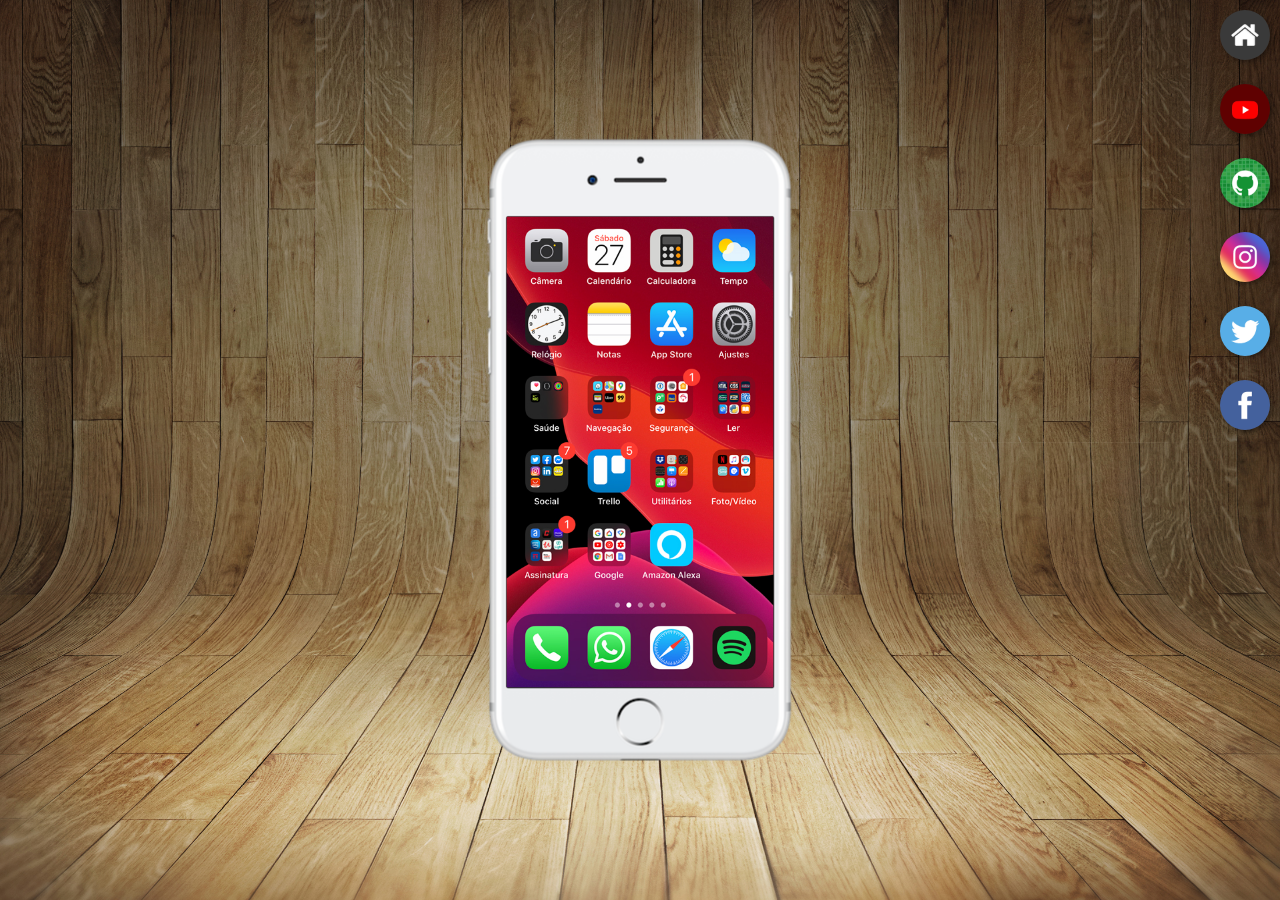
<file: index.html>
<!DOCTYPE html>
<html lang="pt-br">
<head>
    <meta charset="UTF-8">
    <meta name="viewport" content="width=device-width, initial-scale=1.0">
    <title>Projeto de redes sociais</title>
    <link rel="shortcut icon" href="favicon.ico" type="image/x-icon">
    <link rel="stylesheet" href="estilos/style.css">
</head>
<body>
    <main>
        <section id="telefone">
            <iframe src="home.html" name="tela" id="tela" frameborder="0">

            </iframe>
        </section>
        <section id="redes">
            <a href="home.html" target="tela"><img src="imagens/logo-home.jpg" alt=""></a> <br>
            <a href="youtube.html" target="tela"><img src="imagens/logo-youtube.jpg" alt="youtube"></a> <br>
            <a href="github.html" target="tela"><img src="imagens/logo-github.jpg" alt="GitHub"></a> <br>
            <a href="instagram.html" target="tela"><img src="imagens/logo-instagram.jpg" alt=""></a> <br>
            <a href="twitter.html" target="tela"> <img src="imagens/logo-twitter.jpg" alt=""></a> <br>
            <a href="facebook.html" target="tela"><img src="imagens/logo-facebook.jpg" alt=""></a> <br>
        </section>
    </main>
</body>
</html>
</file>
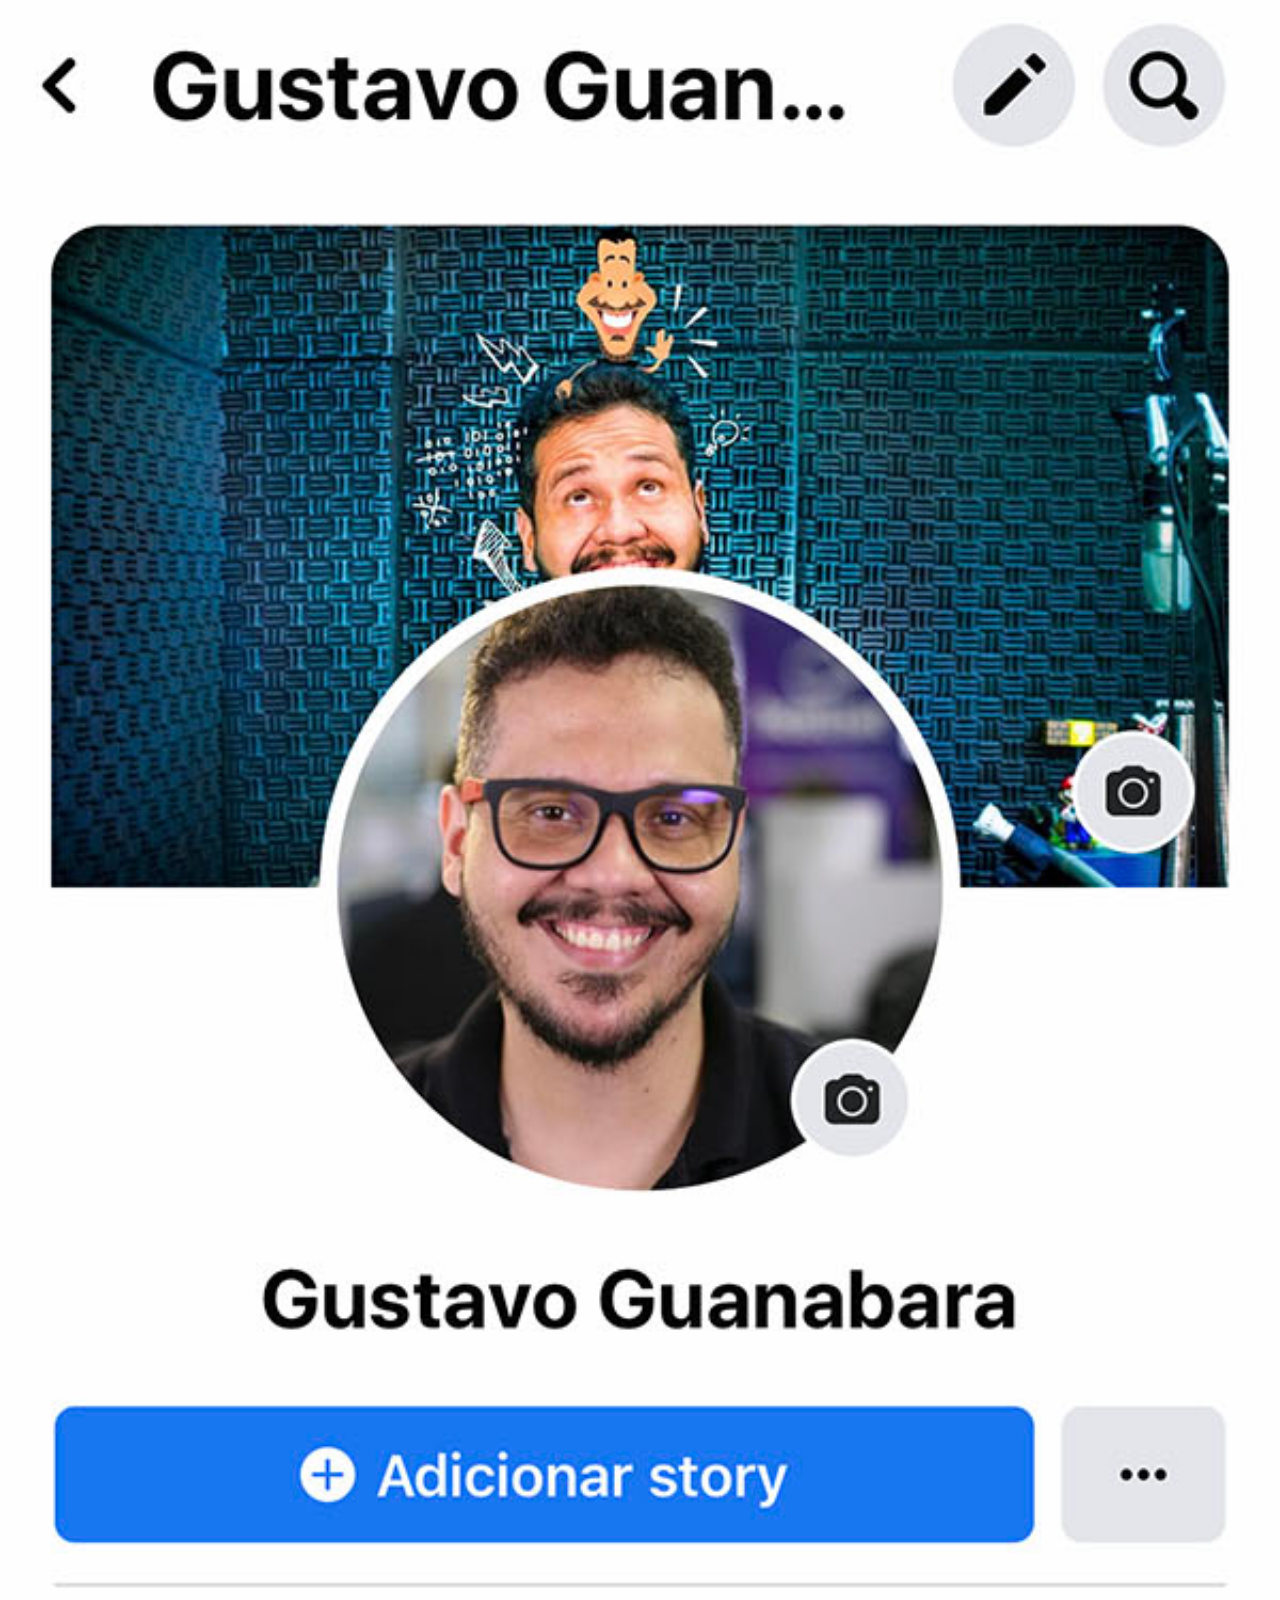
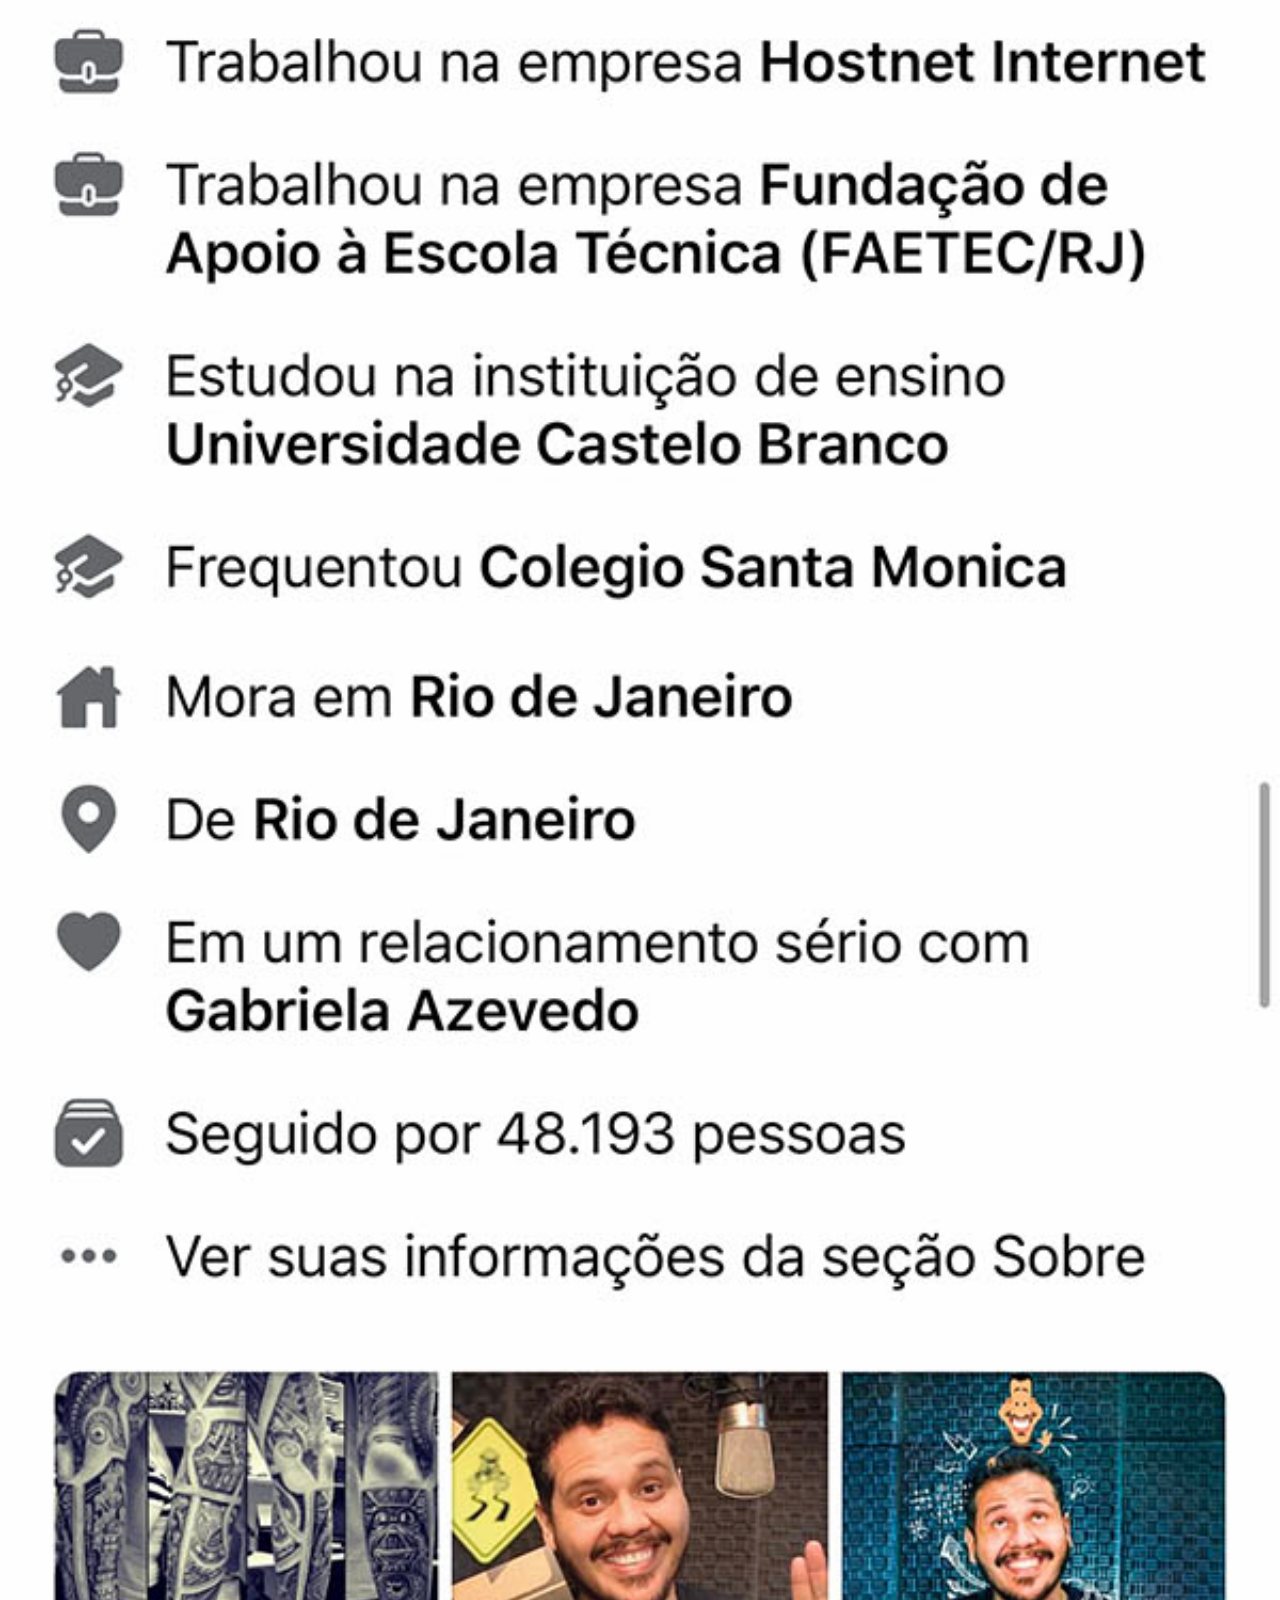
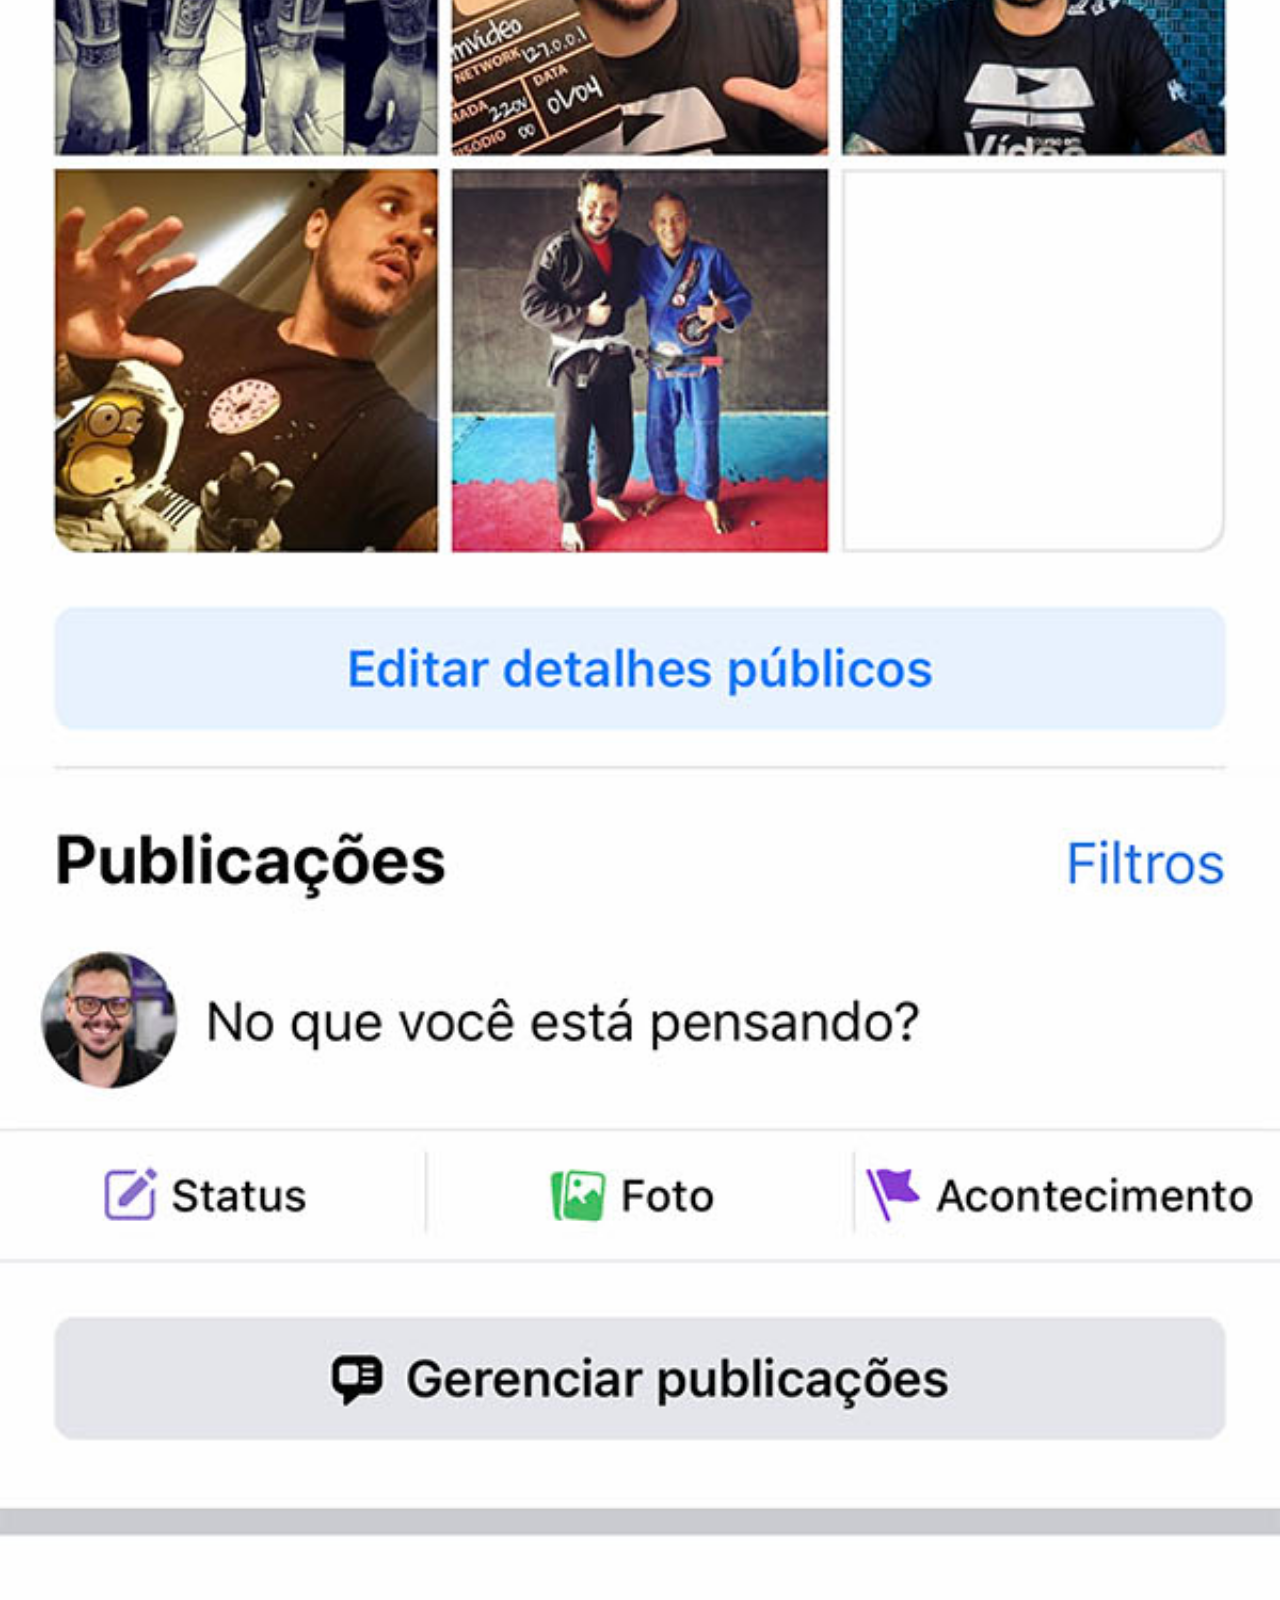
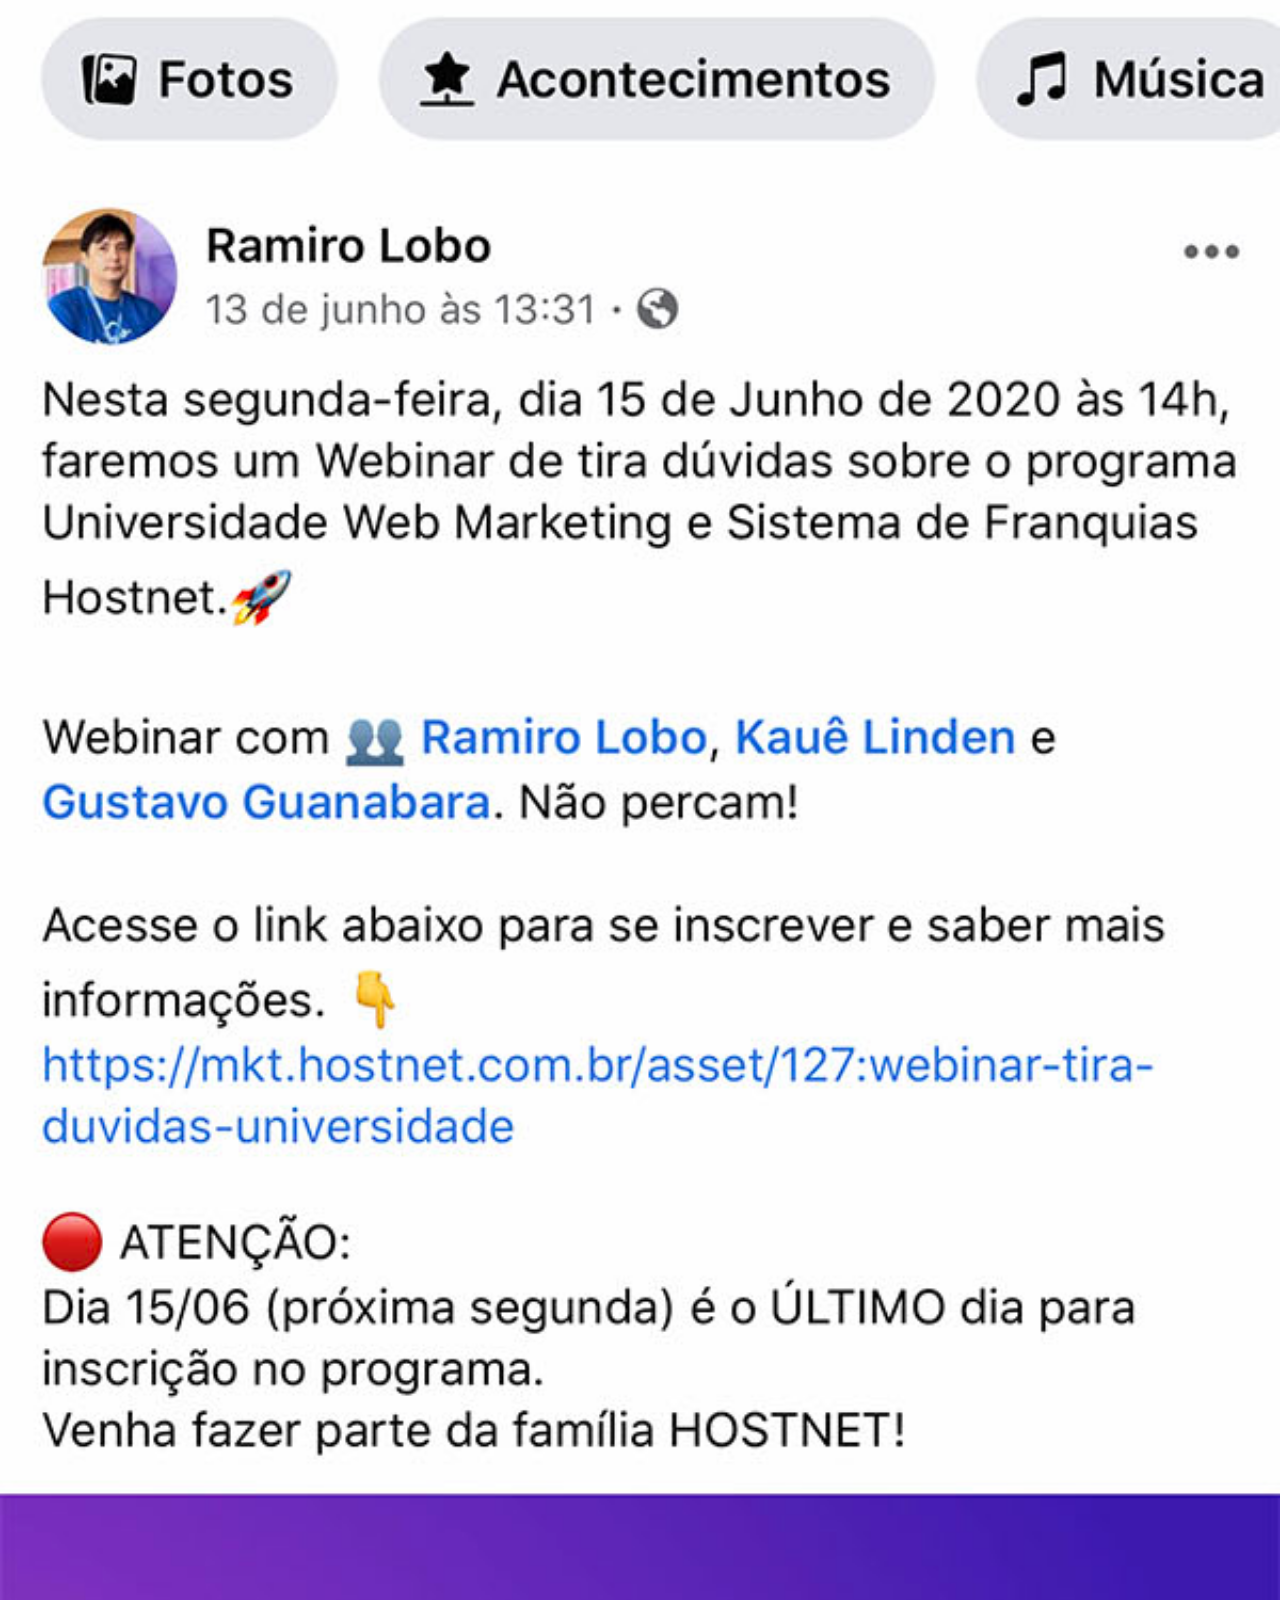
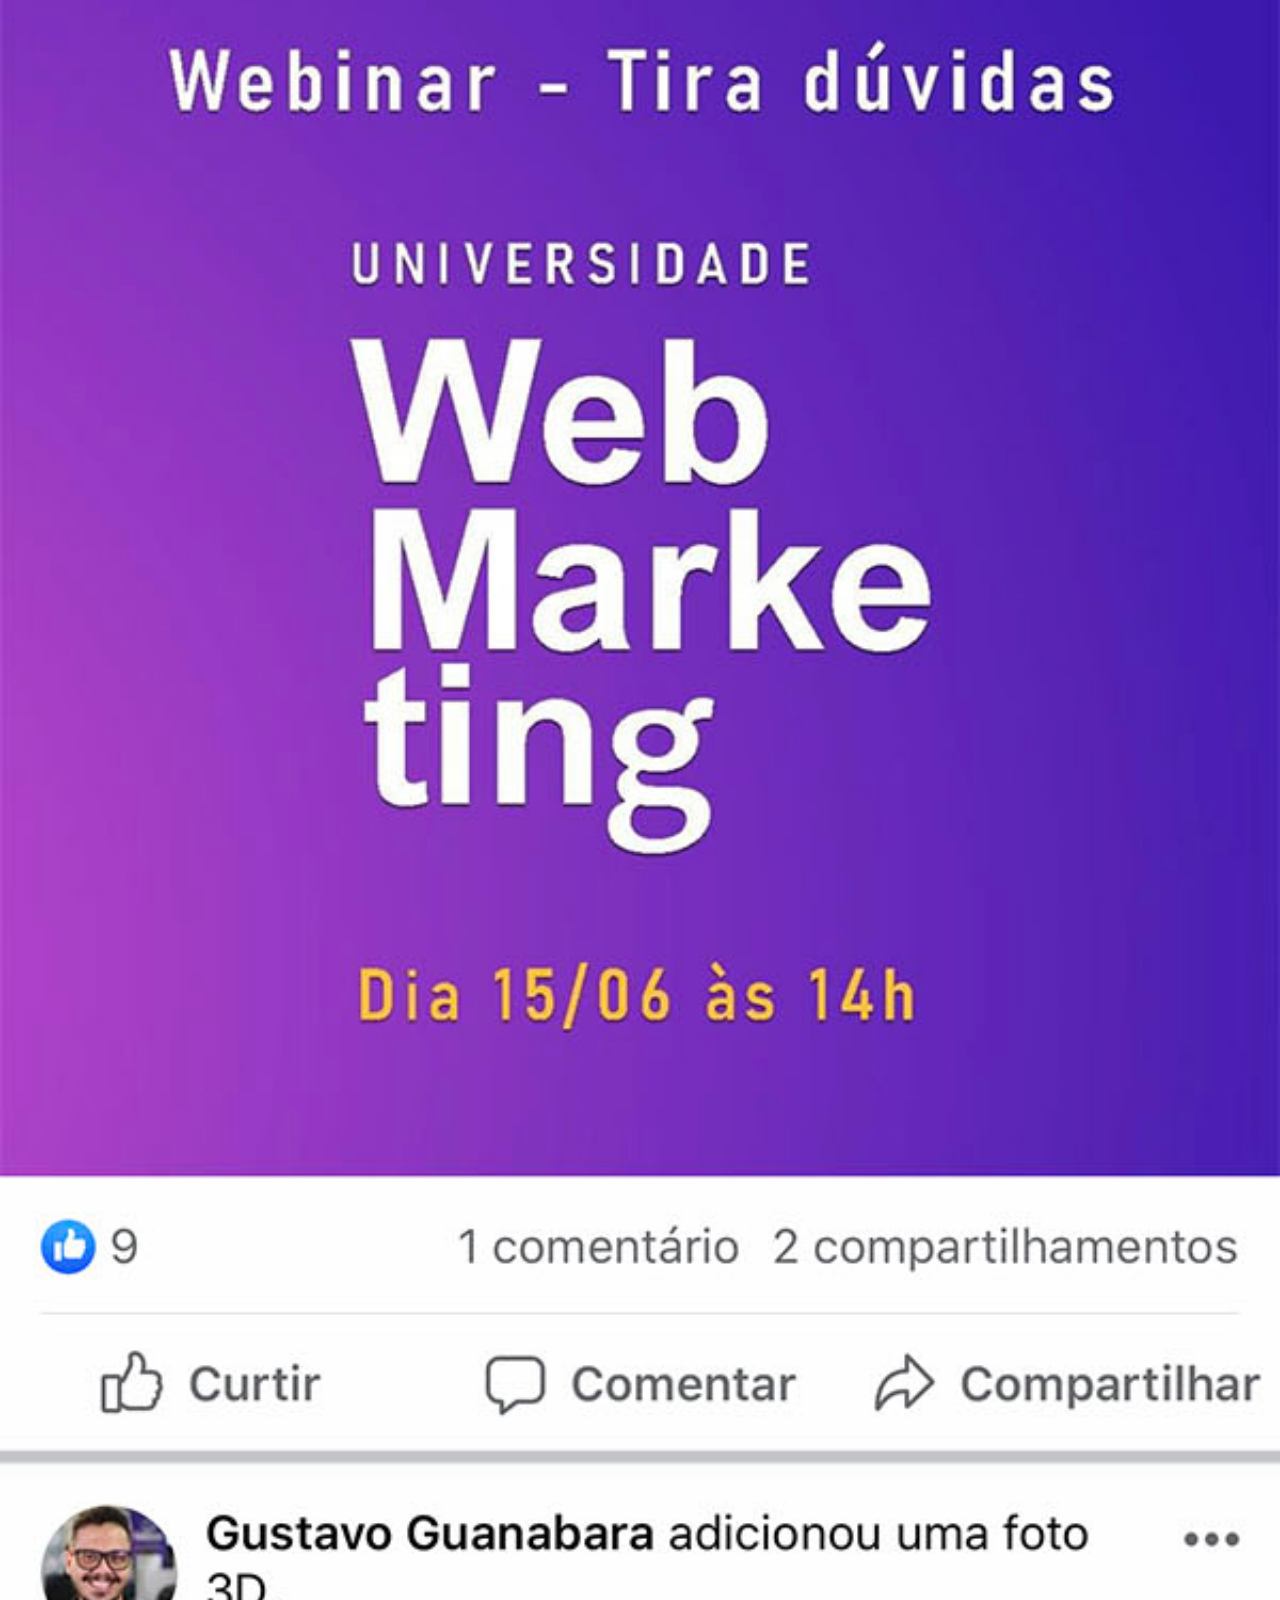
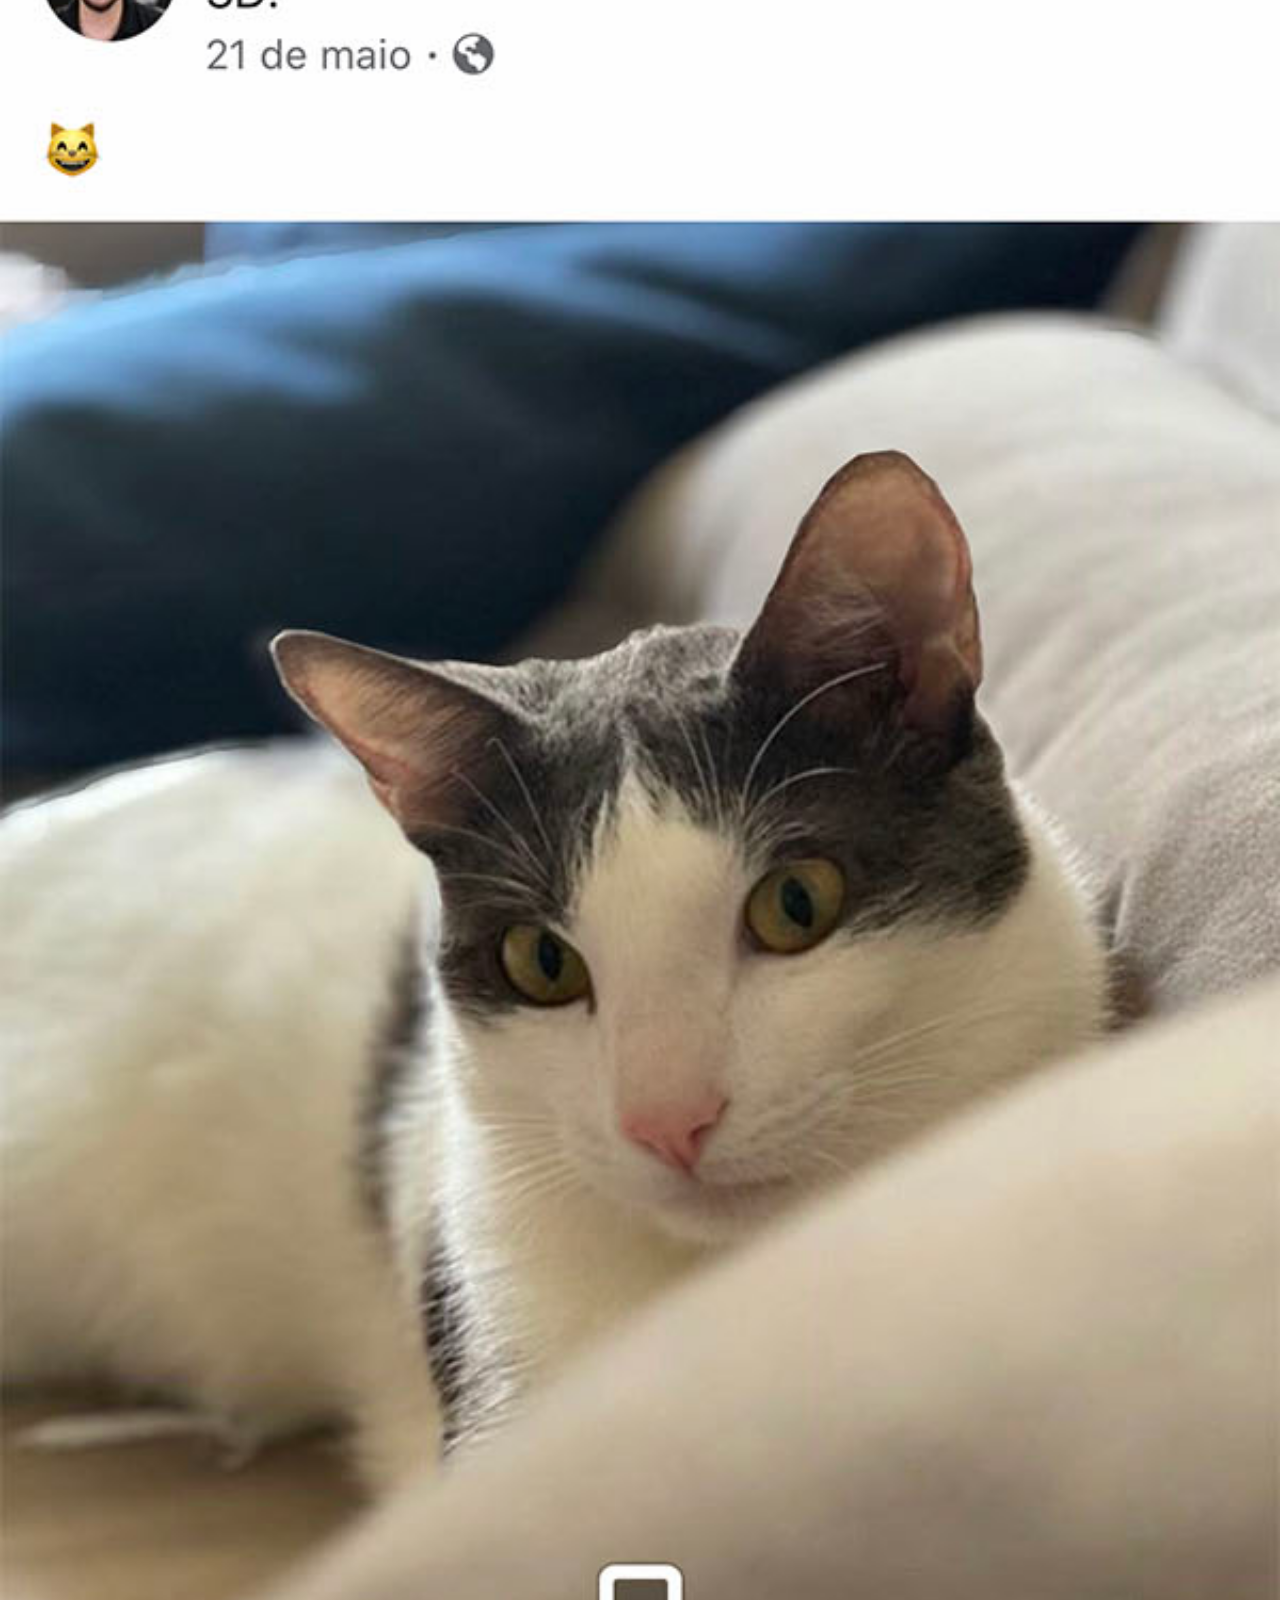
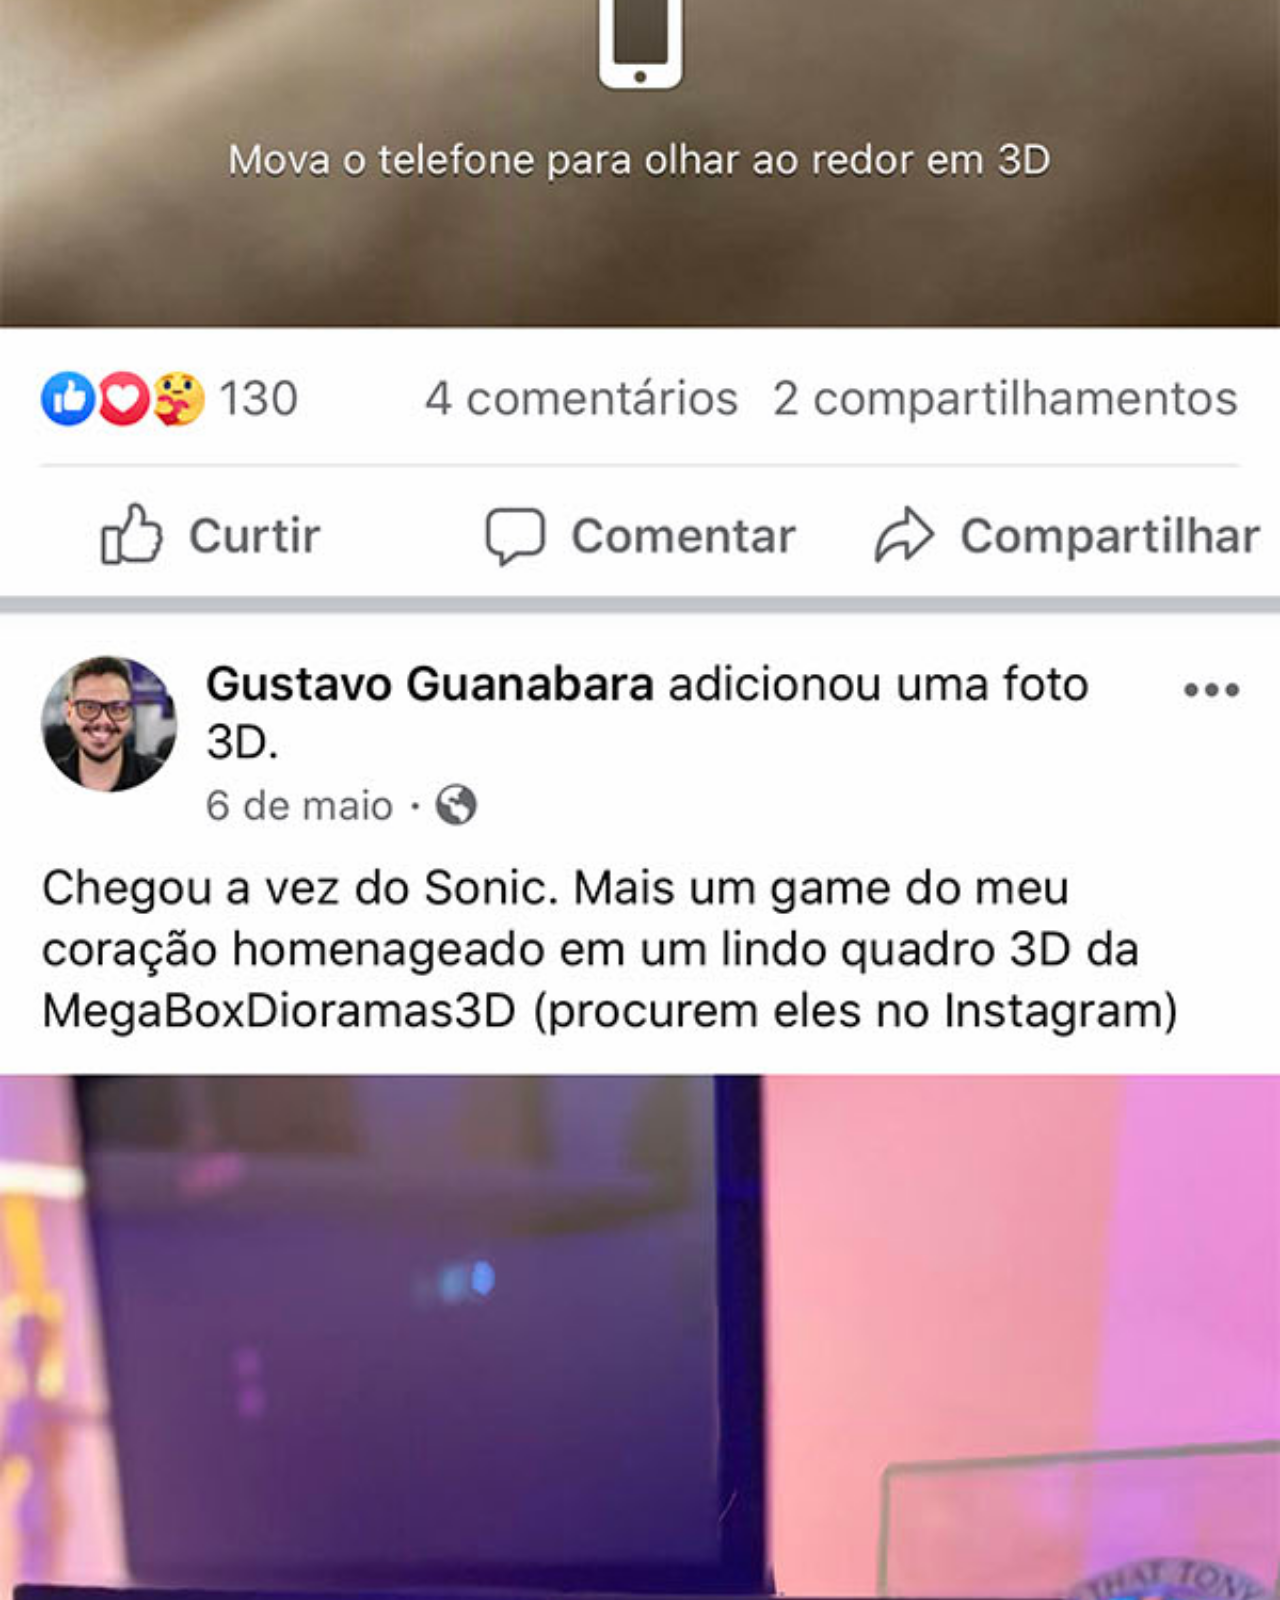
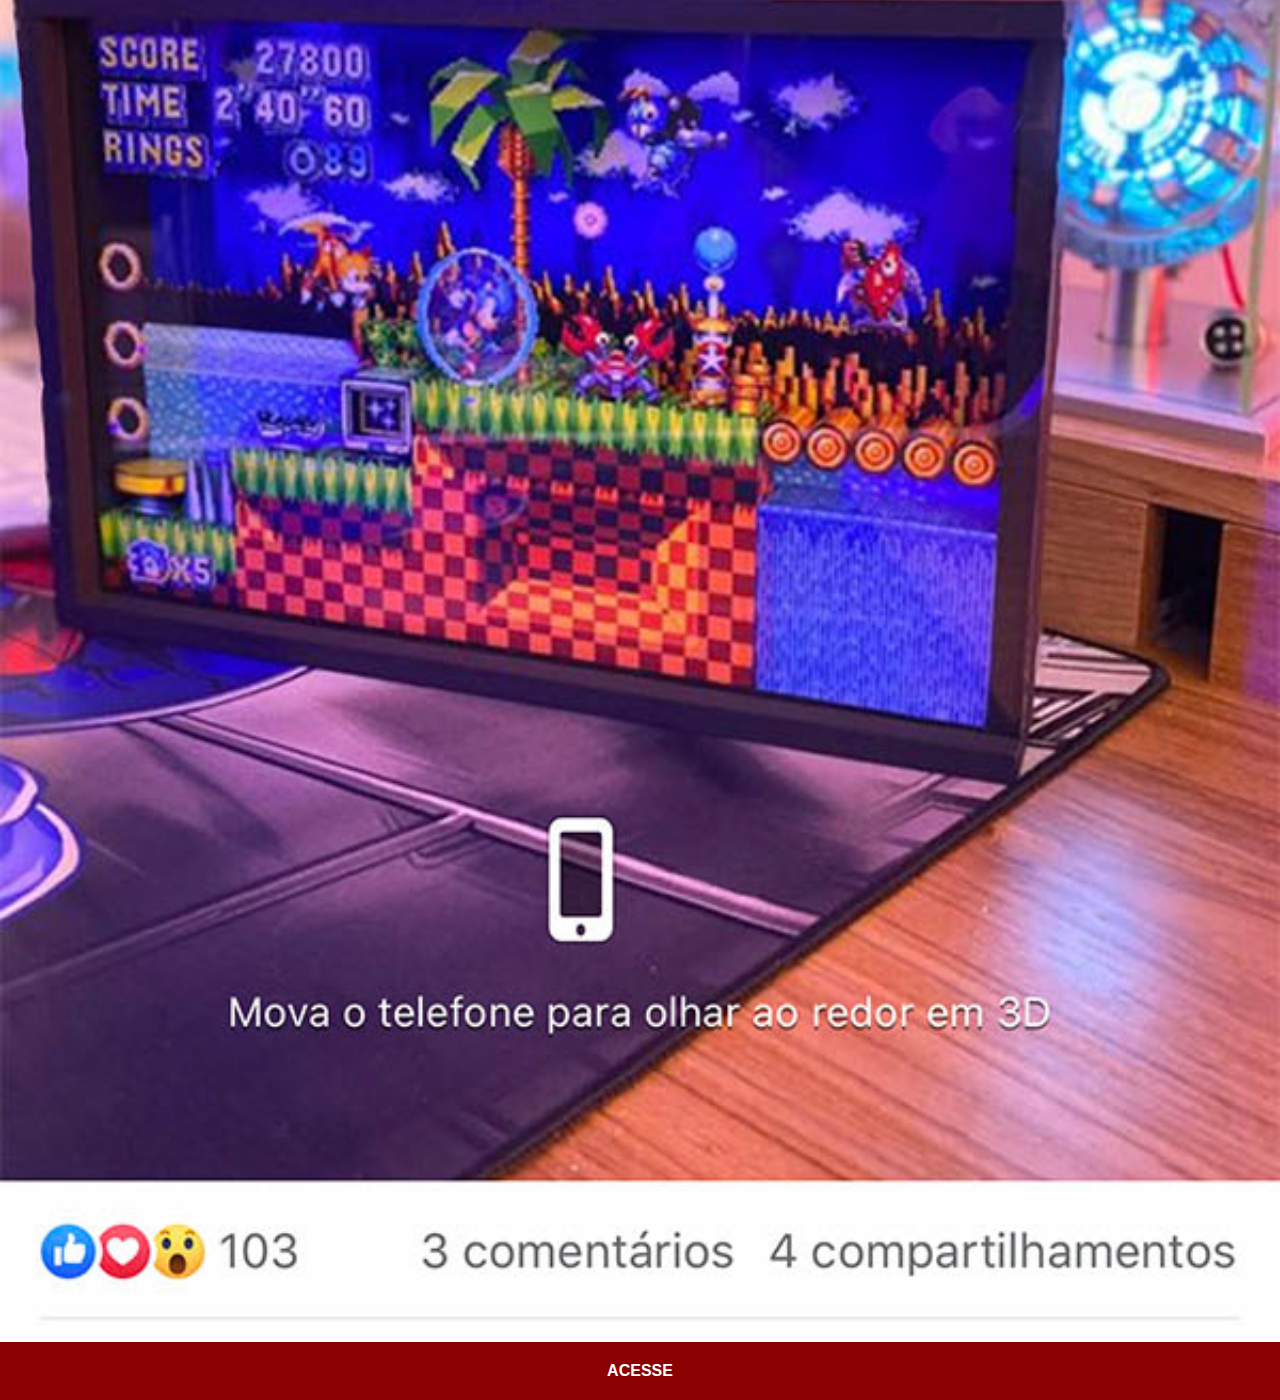
<file: facebook.html>
<!DOCTYPE html>
<html lang="pt-br">
<head>
    <meta charset="UTF-8">
    <meta name="viewport" content="width=device-width, initial-scale=1.0">
    <title>Facebook</title>
    <link rel="stylesheet" href="redes.css">
</head>
<body>
    <img src="imagens/tela-facebook.jpg" alt="Facebook">
    <a href="https://www.facebook.com/gustavoguanabara/?locale=pt_BR" target="_blank">ACESSE</a>
</body>
</html>
</file>
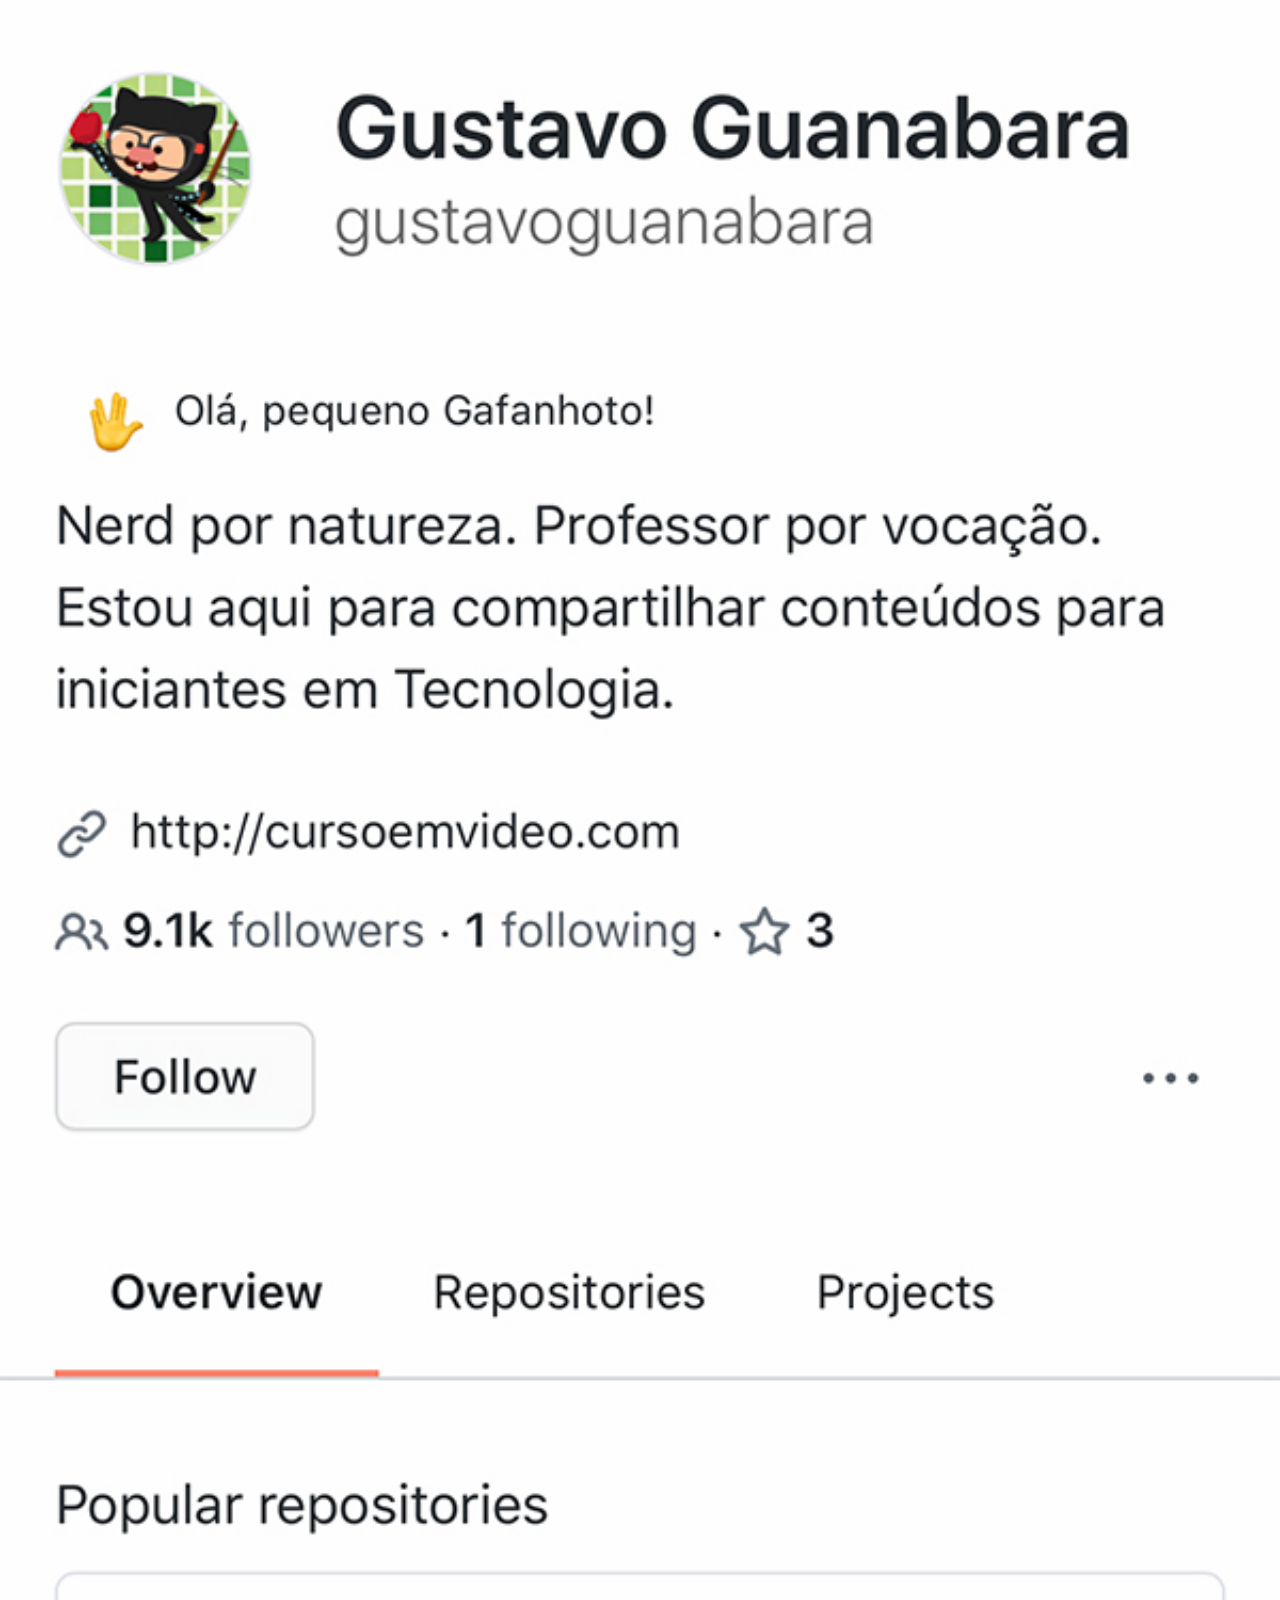
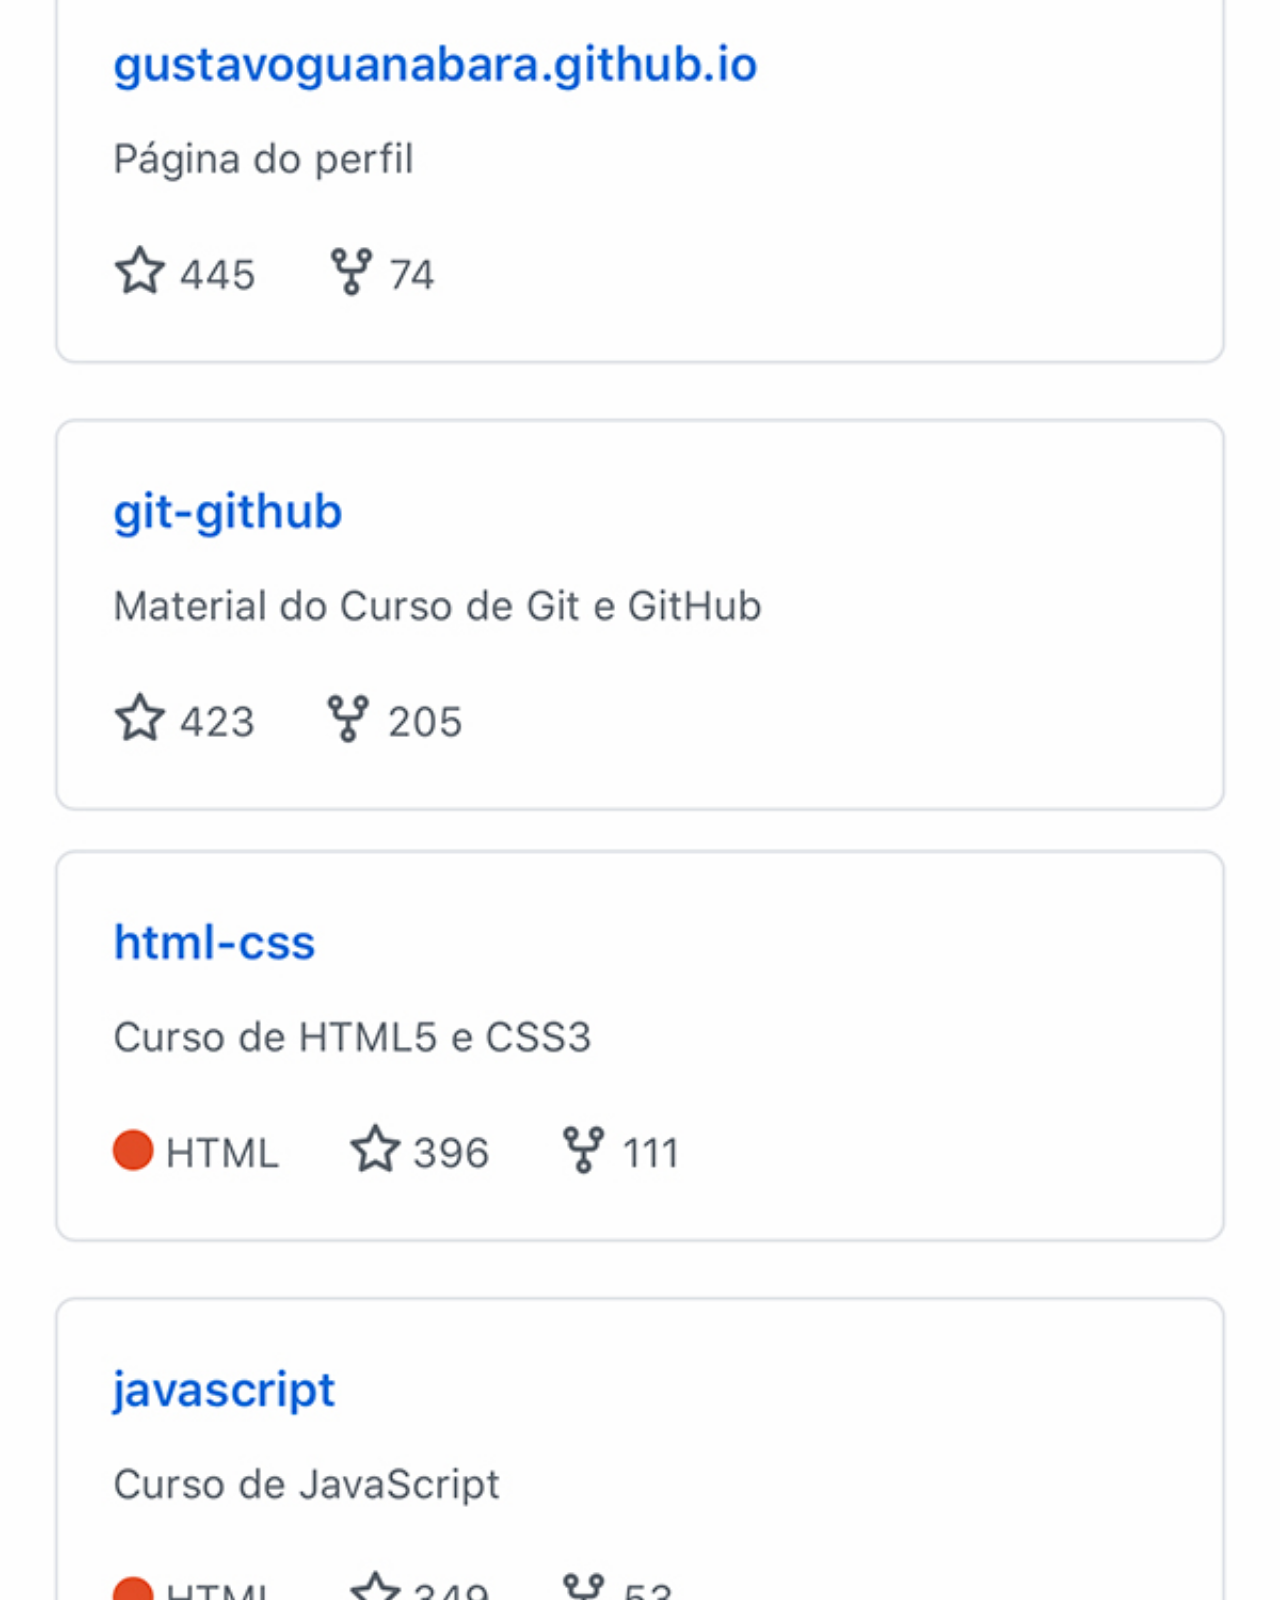
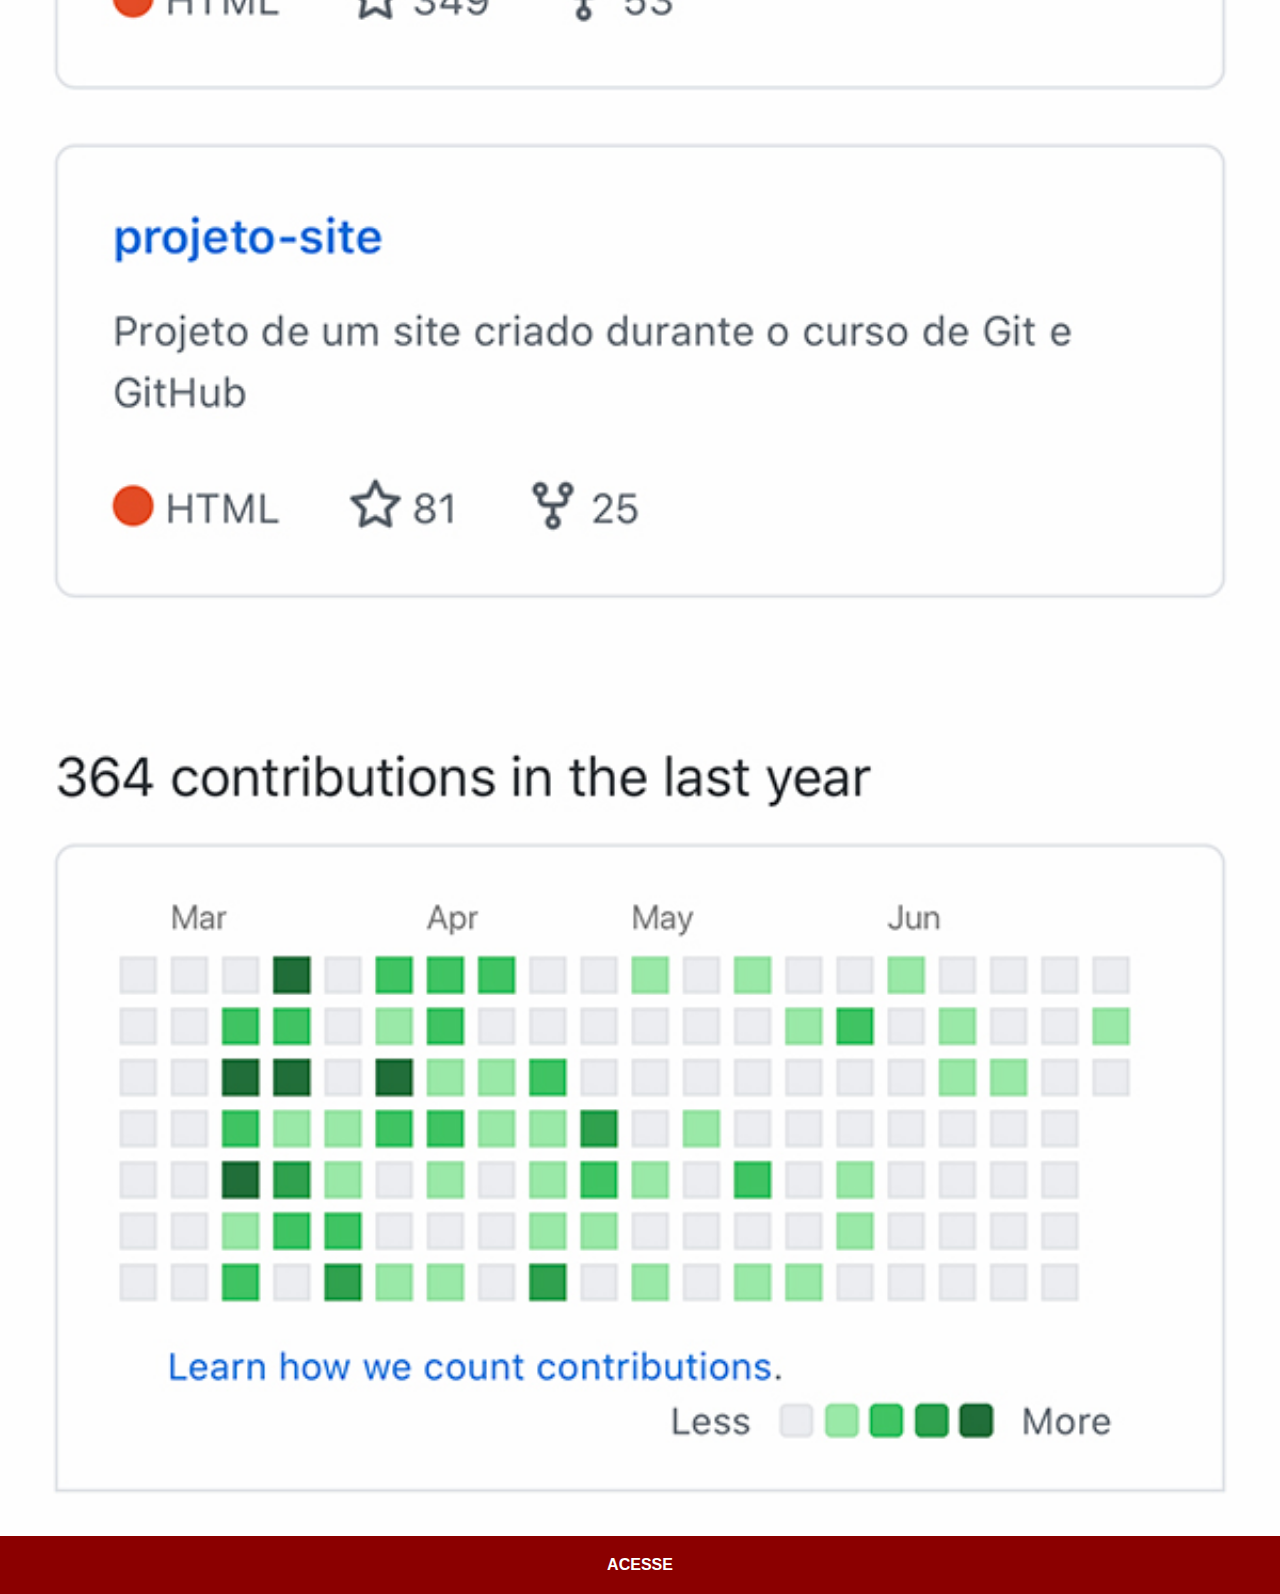
<file: github.html>
<!DOCTYPE html>
<html lang="pt-br">
<head>
    <meta charset="UTF-8">
    <meta name="viewport" content="width=device-width, initial-scale=1.0">
    <title>GitHub</title>
    <link rel="stylesheet" href="redes.css">
</head>
<body>
    <img src="imagens/tela-github.jpg" alt="GitHub">
    <a href="https://github.com/gustavoguanabara" target="_blank">ACESSE</a>
</body>
</html>
</file>
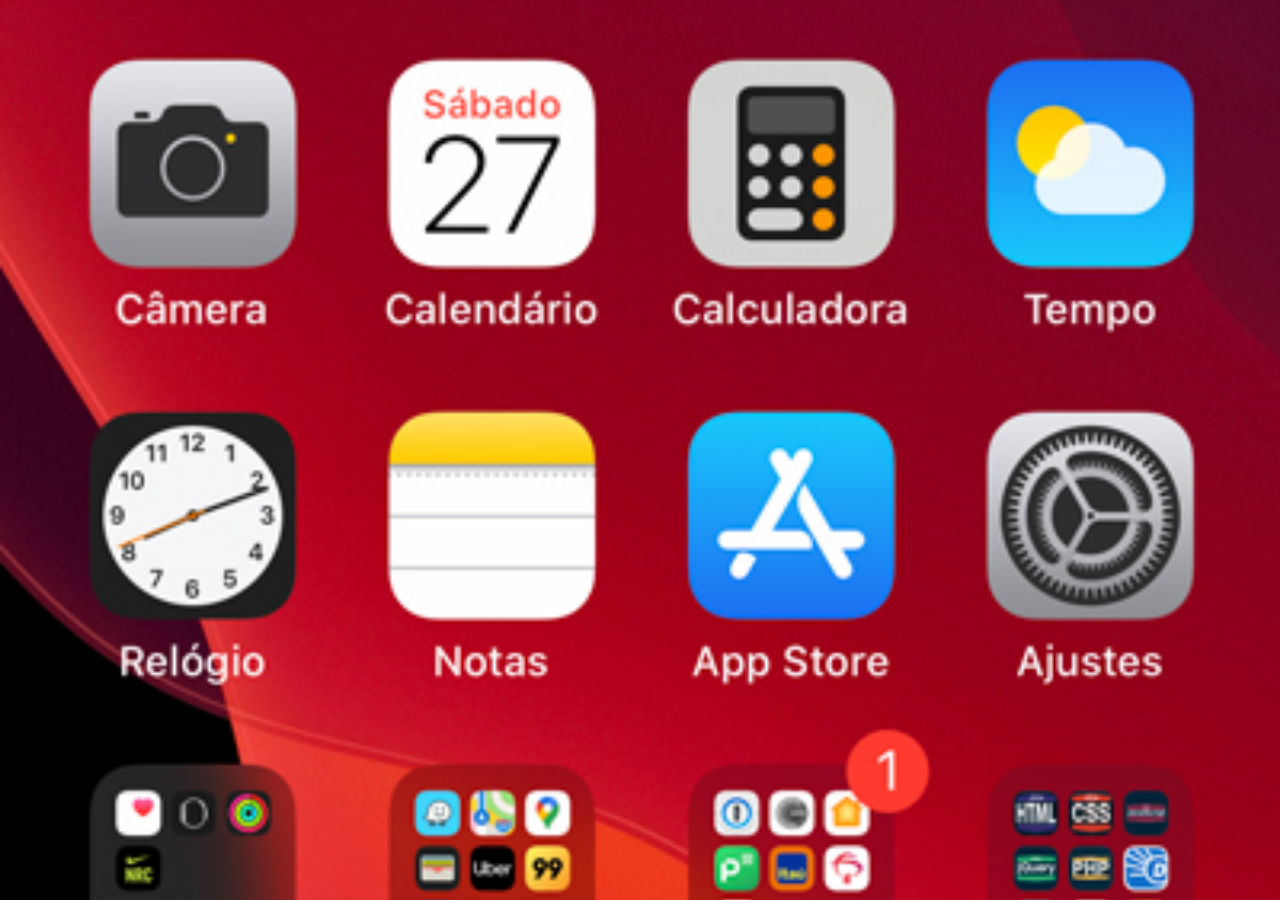
<file: home.html>
<!DOCTYPE html>
<html lang="pt-br">
<head>
    <meta charset="UTF-8">
    <meta name="viewport" content="width=device-width, initial-scale=1.0">
    <title>Home</title>
</head>
<style>
    * {
        margin: 0;
        padding: 0;
    }

    body {
        width: 100vw;
        height: 100vh;
        background: black url('imagens/tela-home.jpg') no-repeat top center;
        background-size: cover;
        
    }
</style>
<body>
    
</body>
</html>
</file>
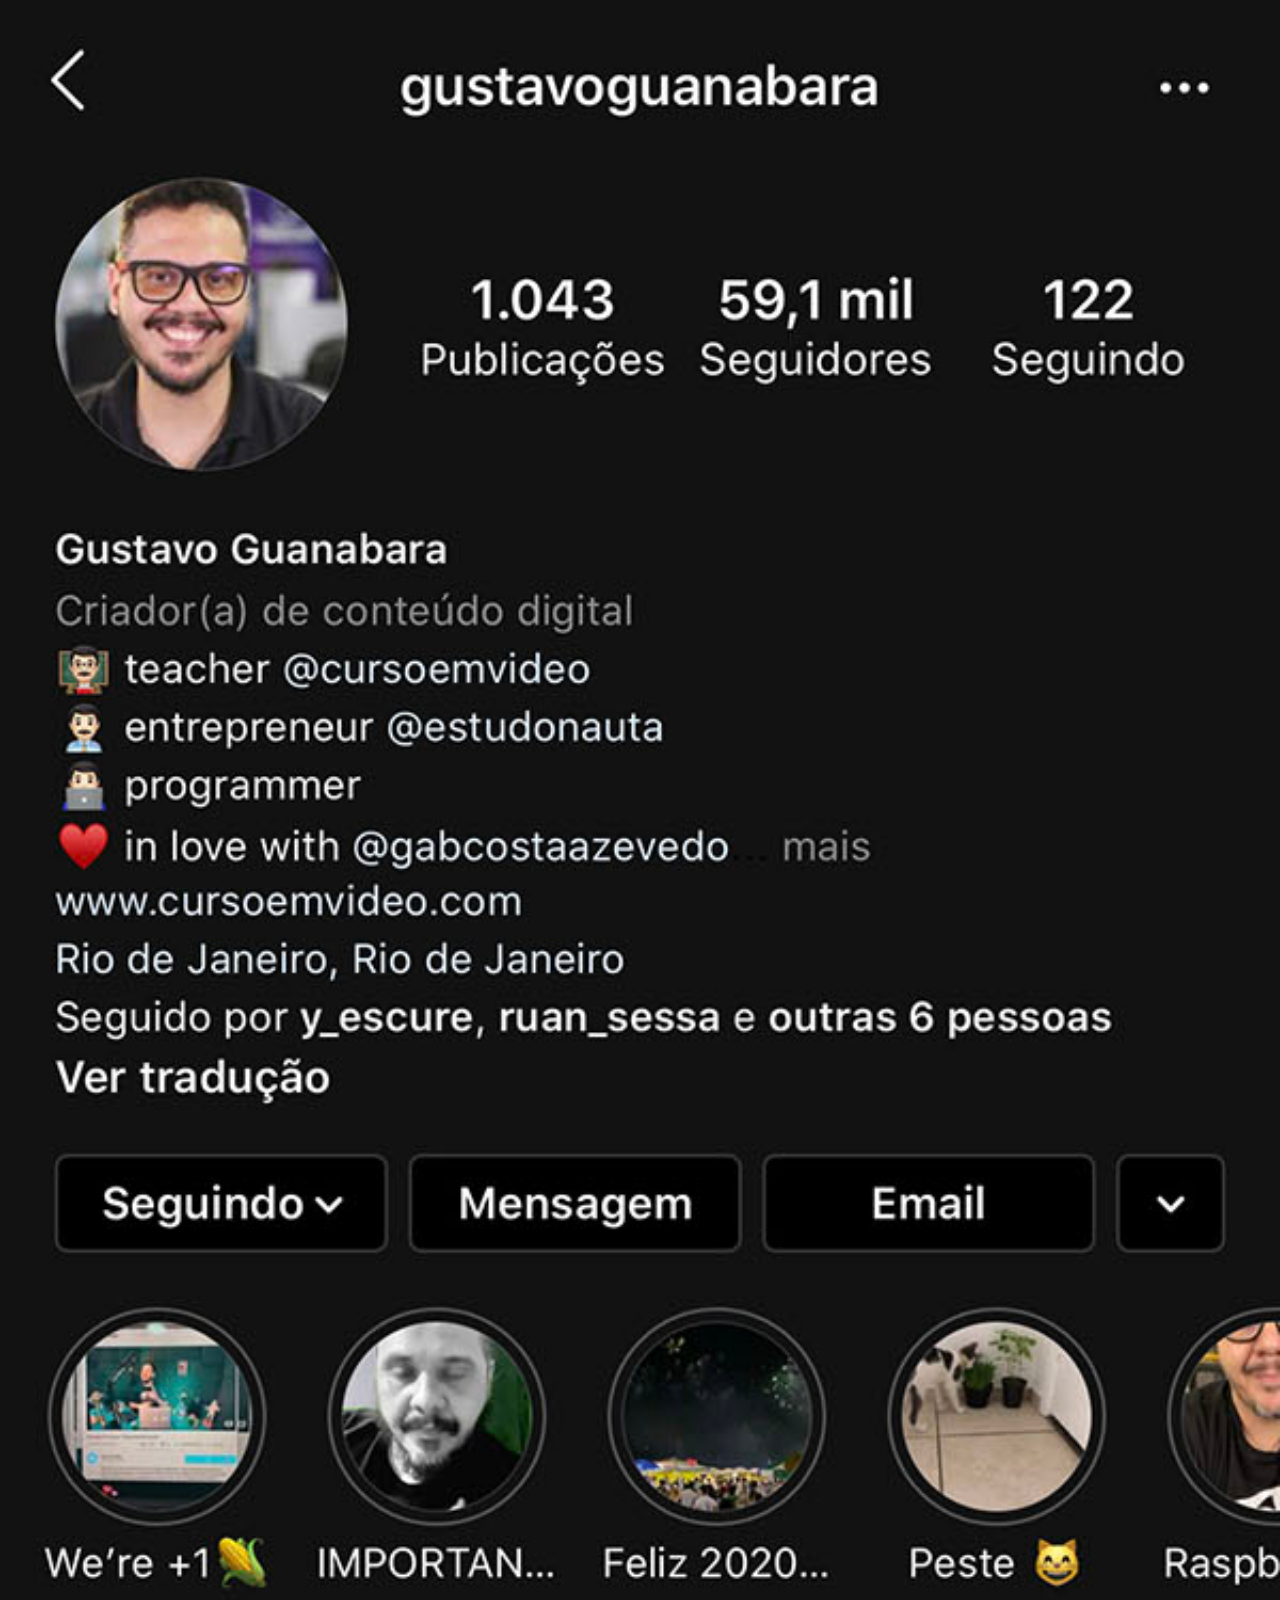
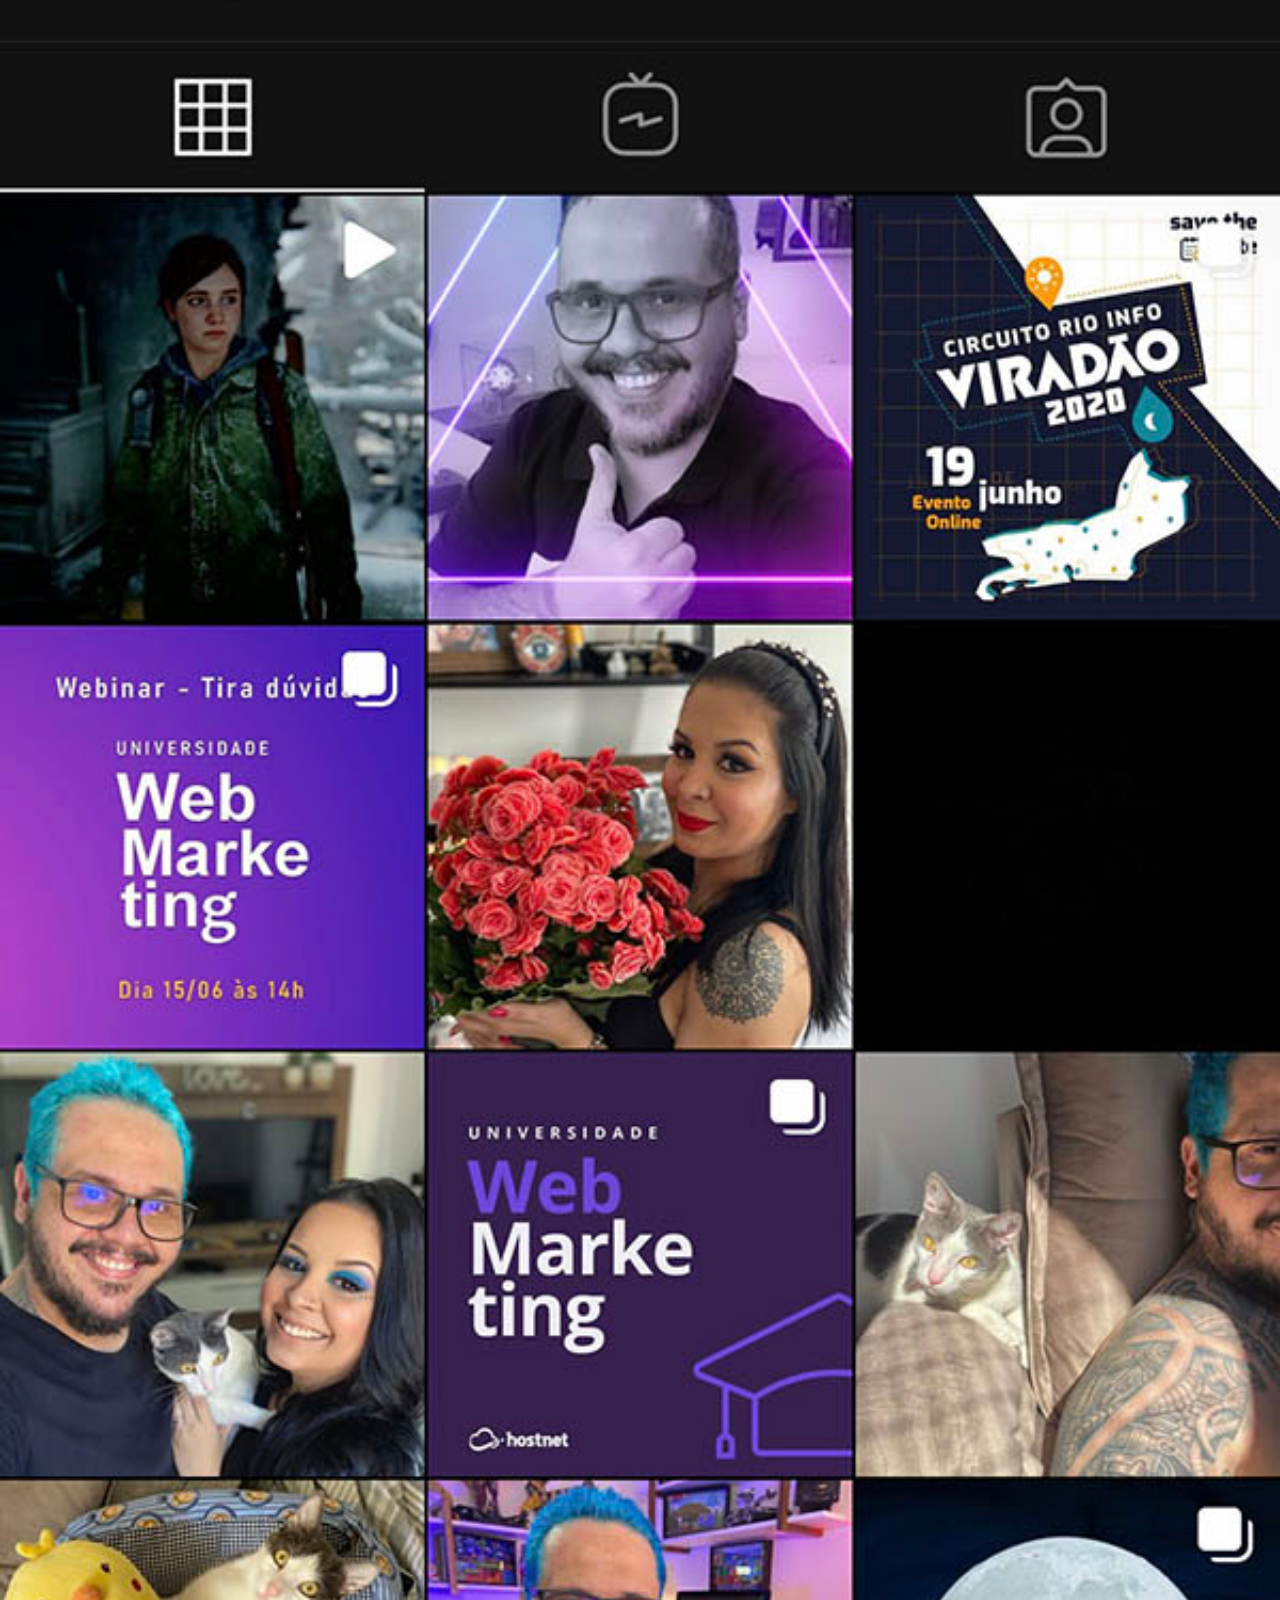
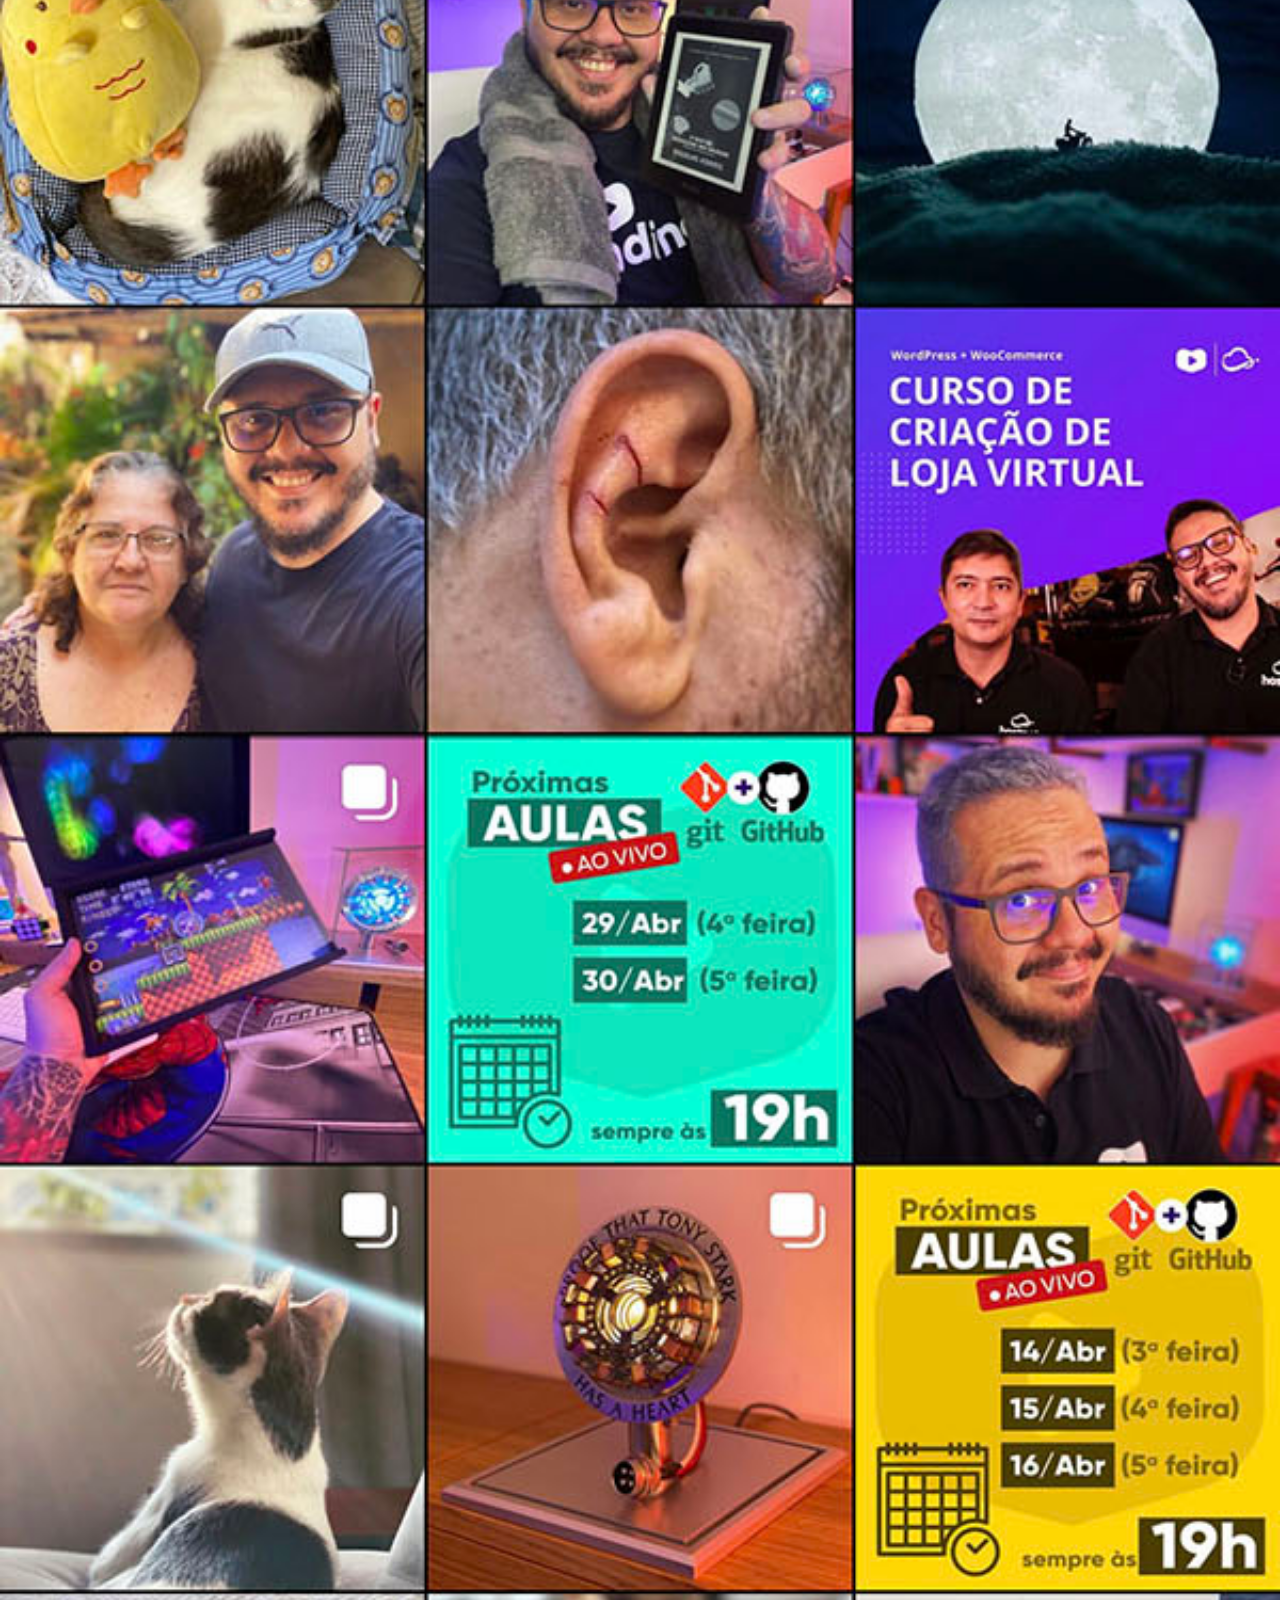
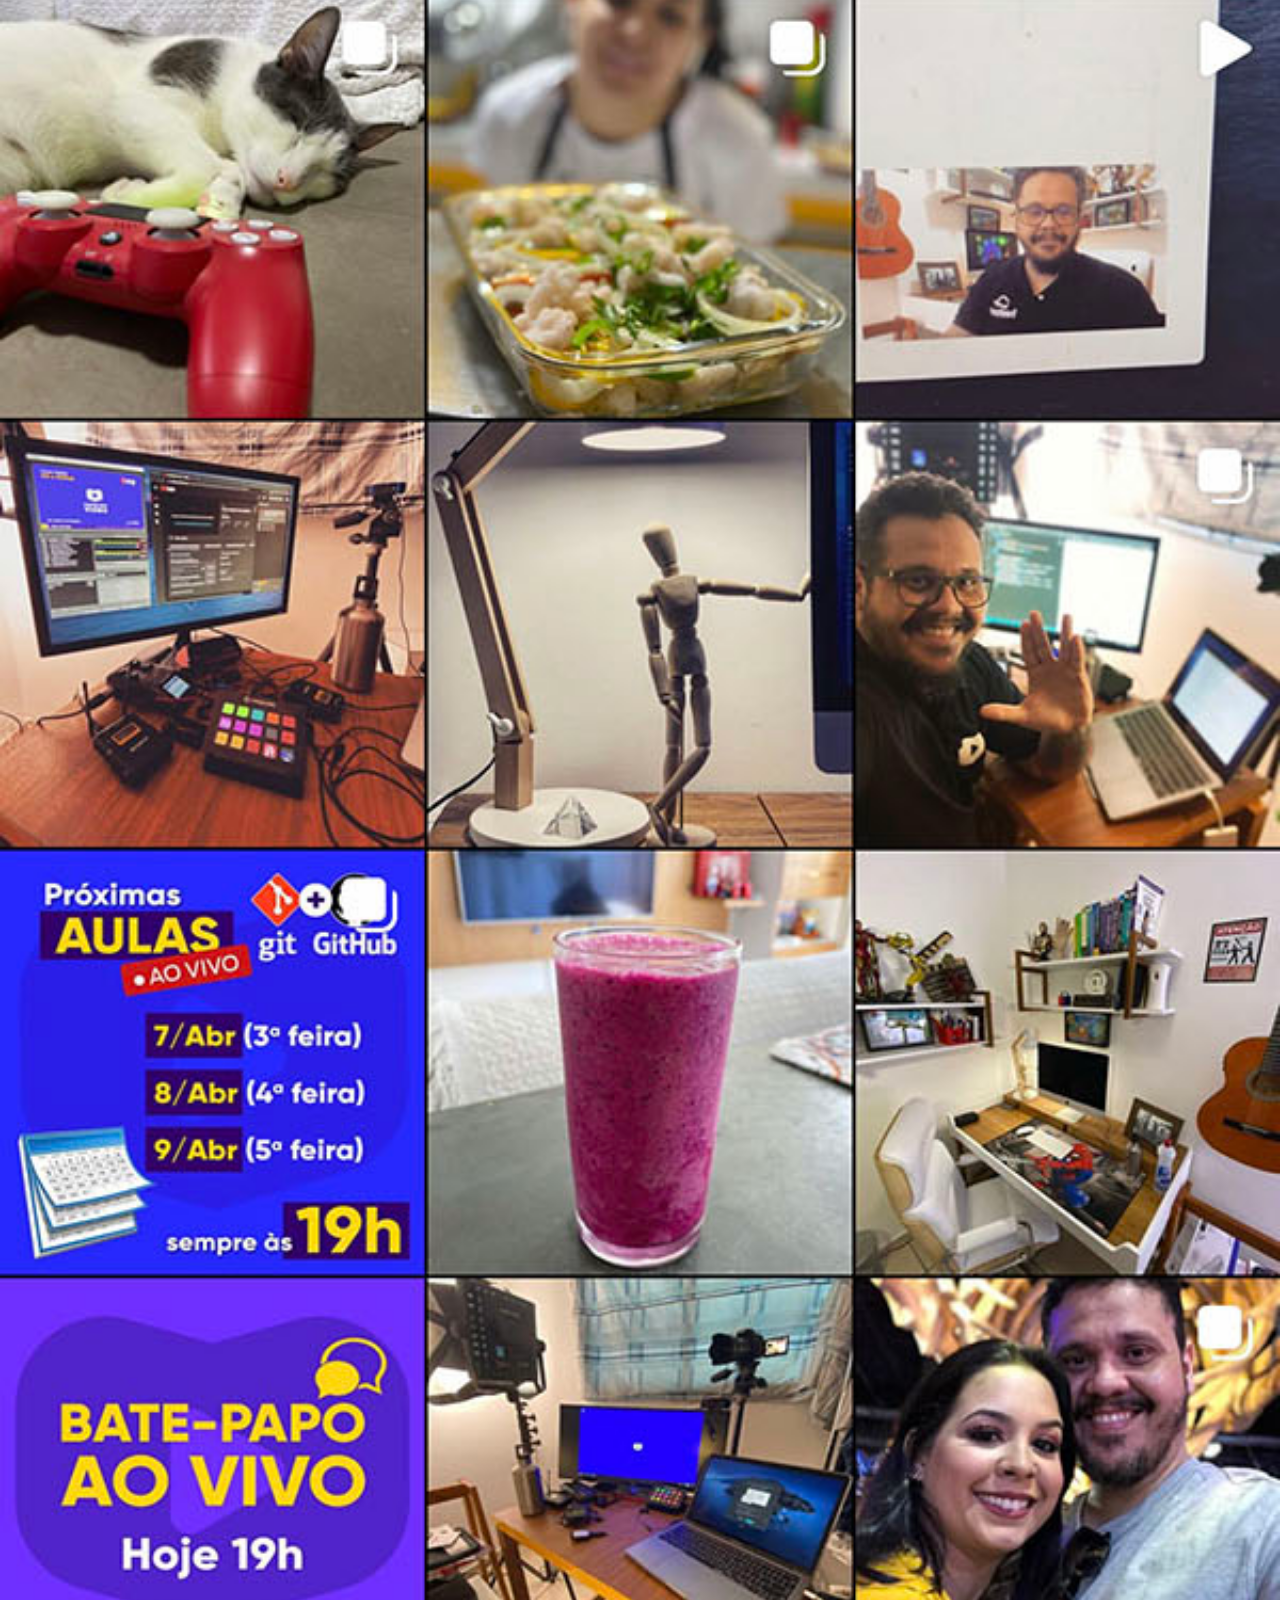
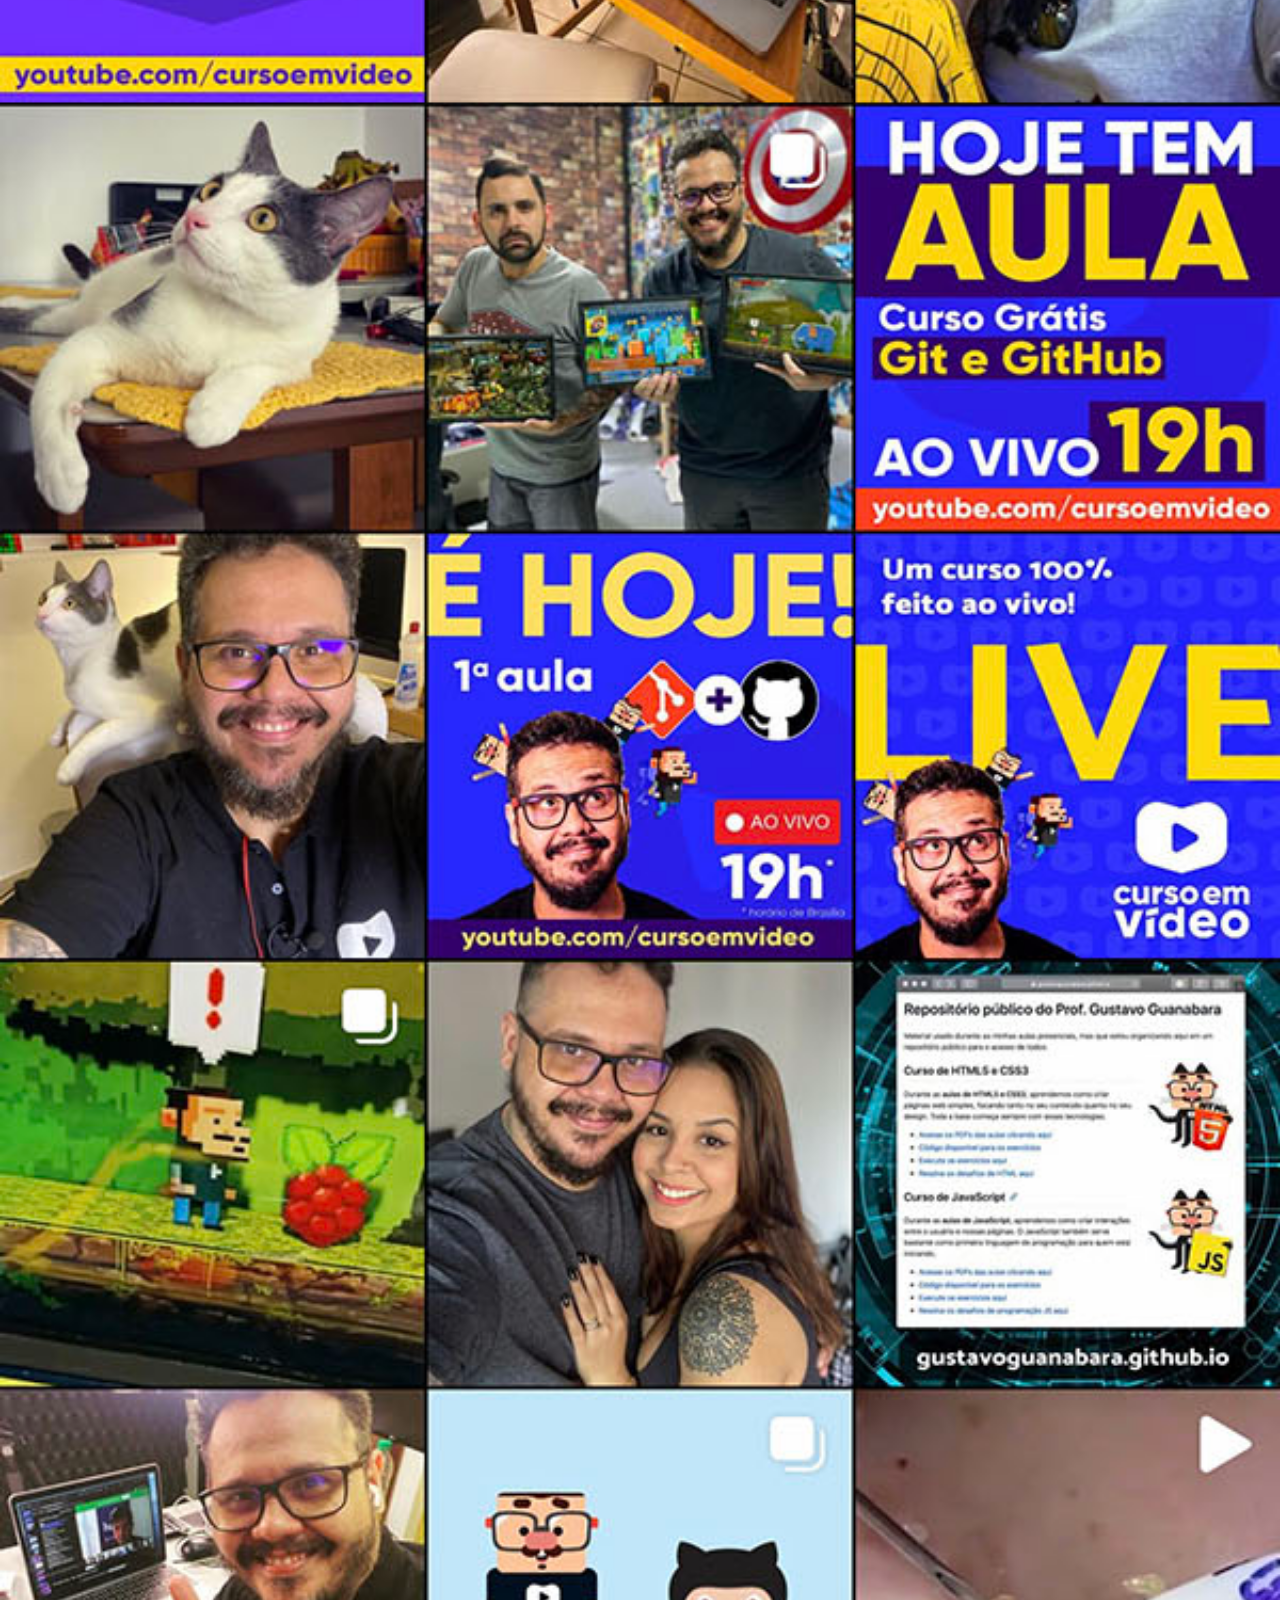
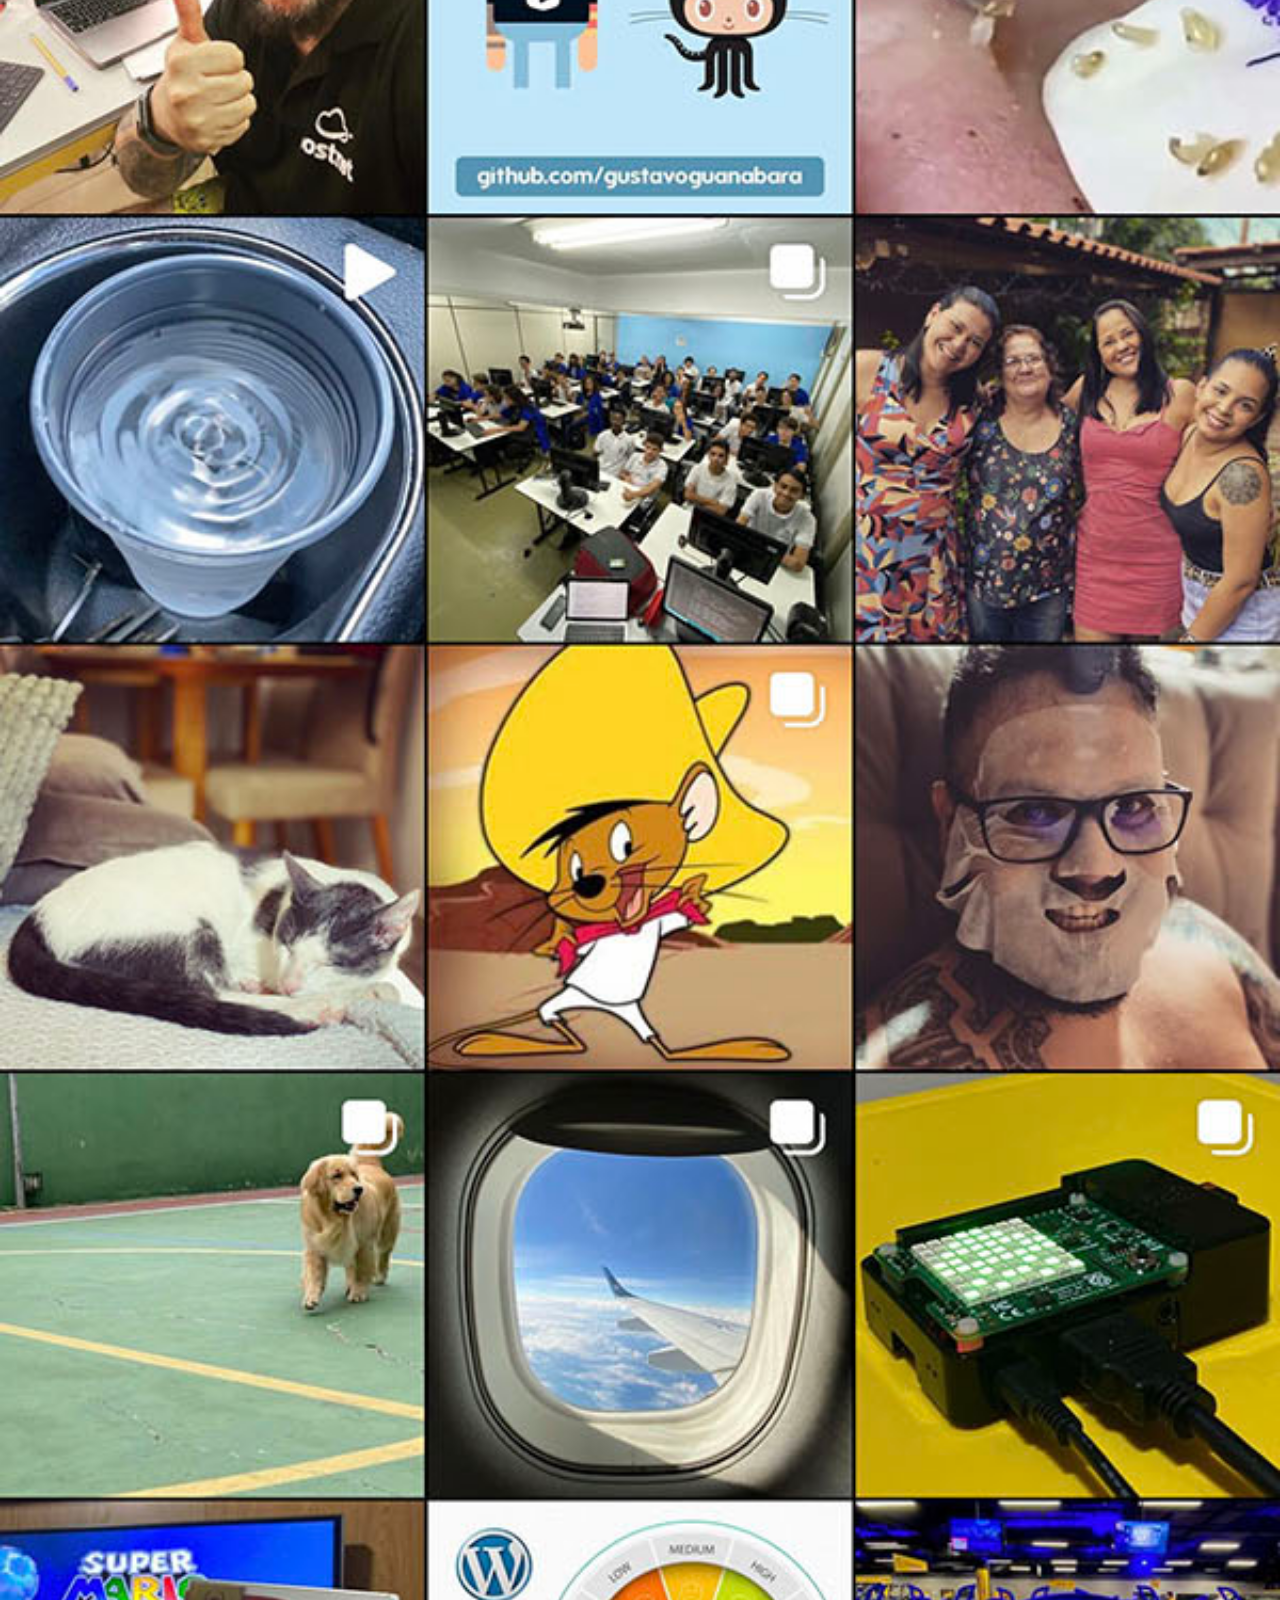
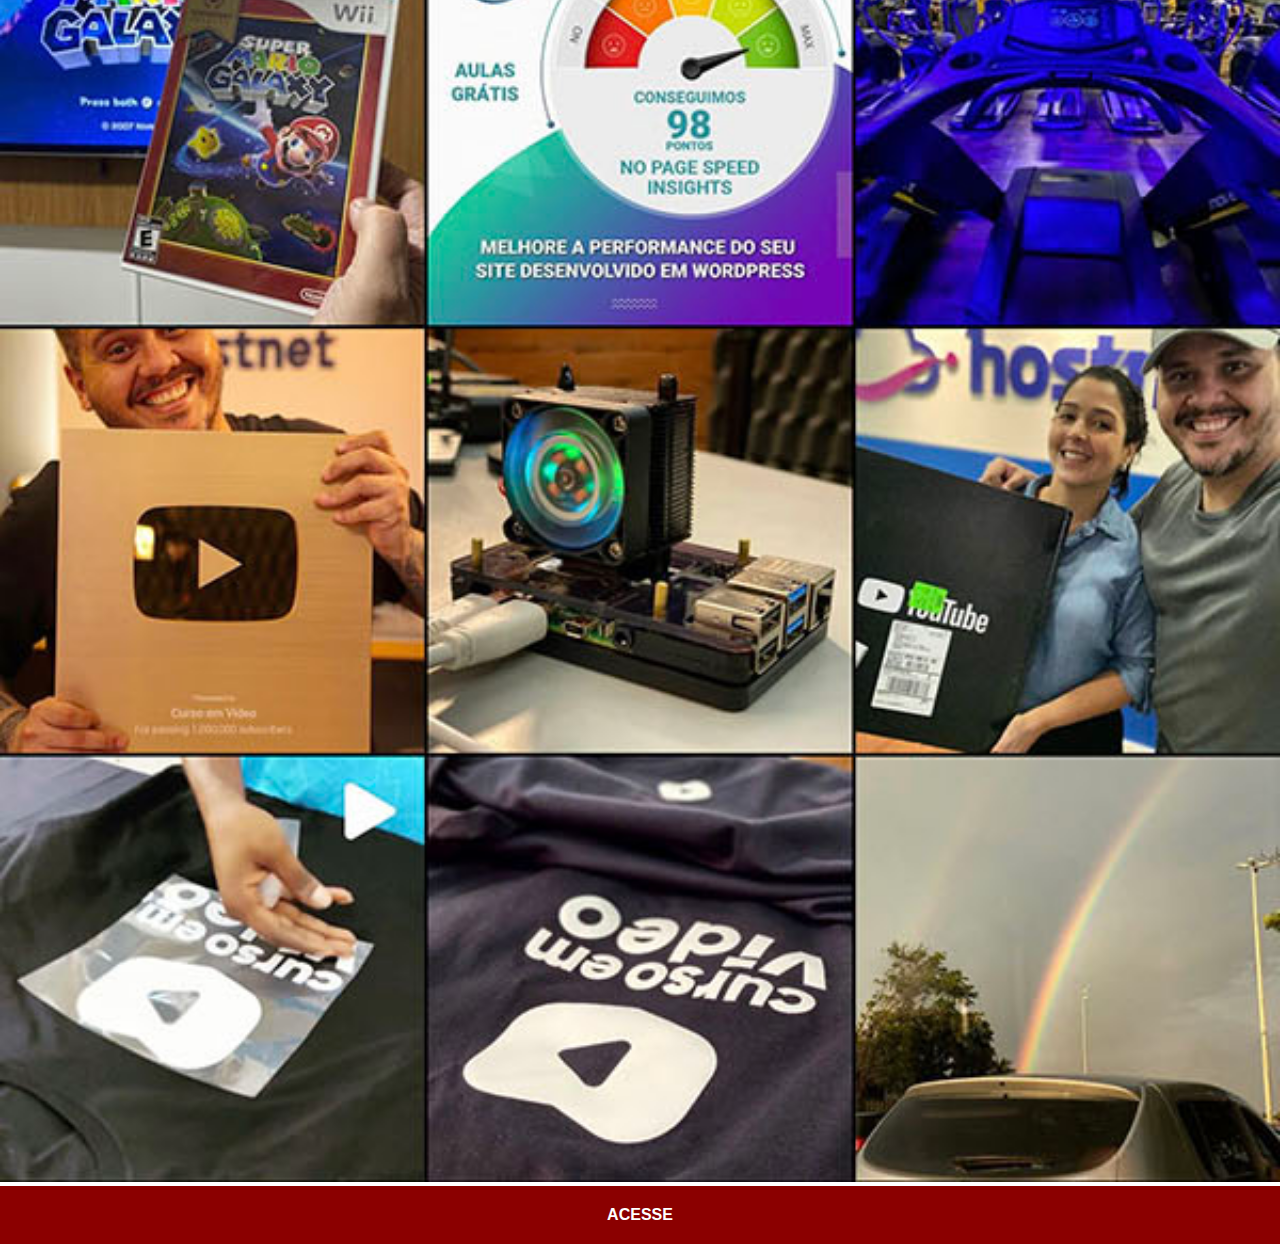
<file: instagram.html>
<!DOCTYPE html>
<html lang="pt-br">
<head>
    <meta charset="UTF-8">
    <meta name="viewport" content="width=device-width, initial-scale=1.0">
    <title>Intagram</title>
    <link rel="stylesheet" href="redes.css">
</head>
<body>
    <img src="imagens/tela-instagram.jpg" alt="Intagram">
    <a href="https://www.instagram.com/gustavoguanabara/" target="_blank">ACESSE</a>
</body>
</html>
</file>
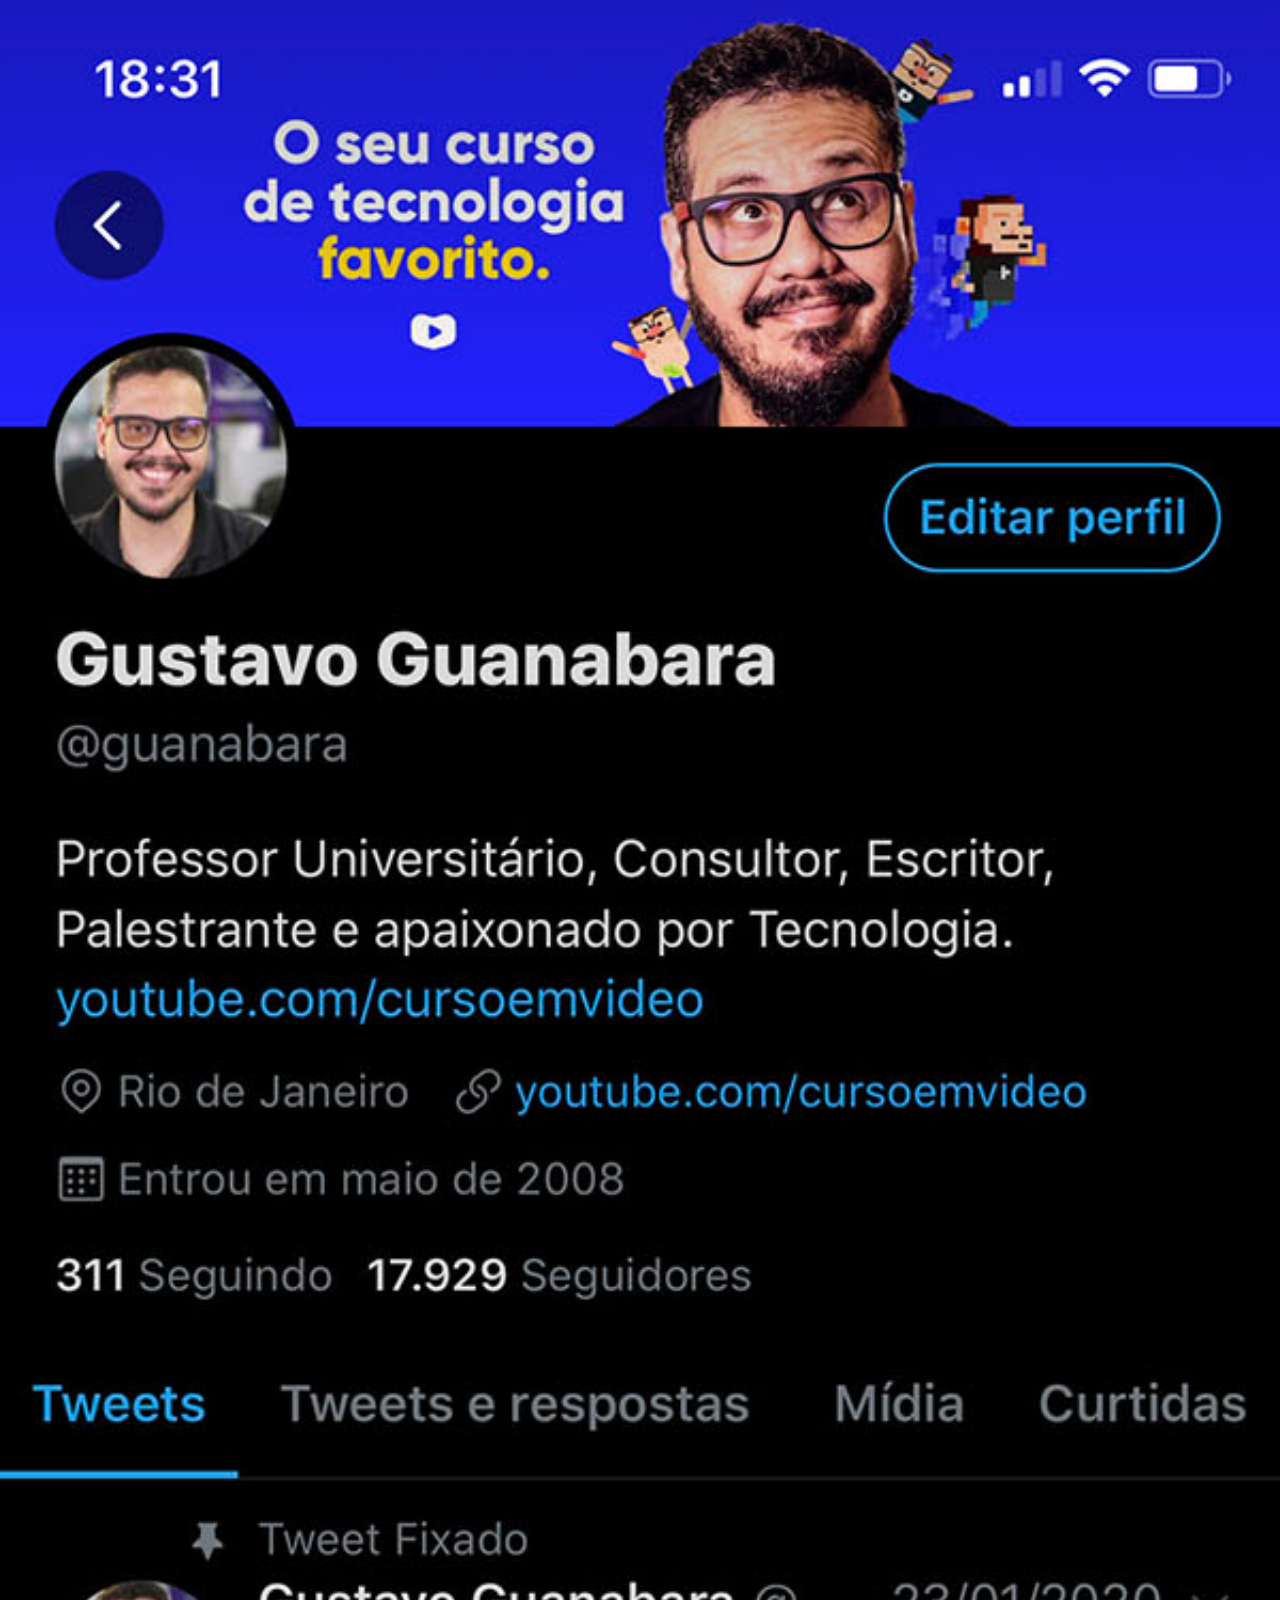
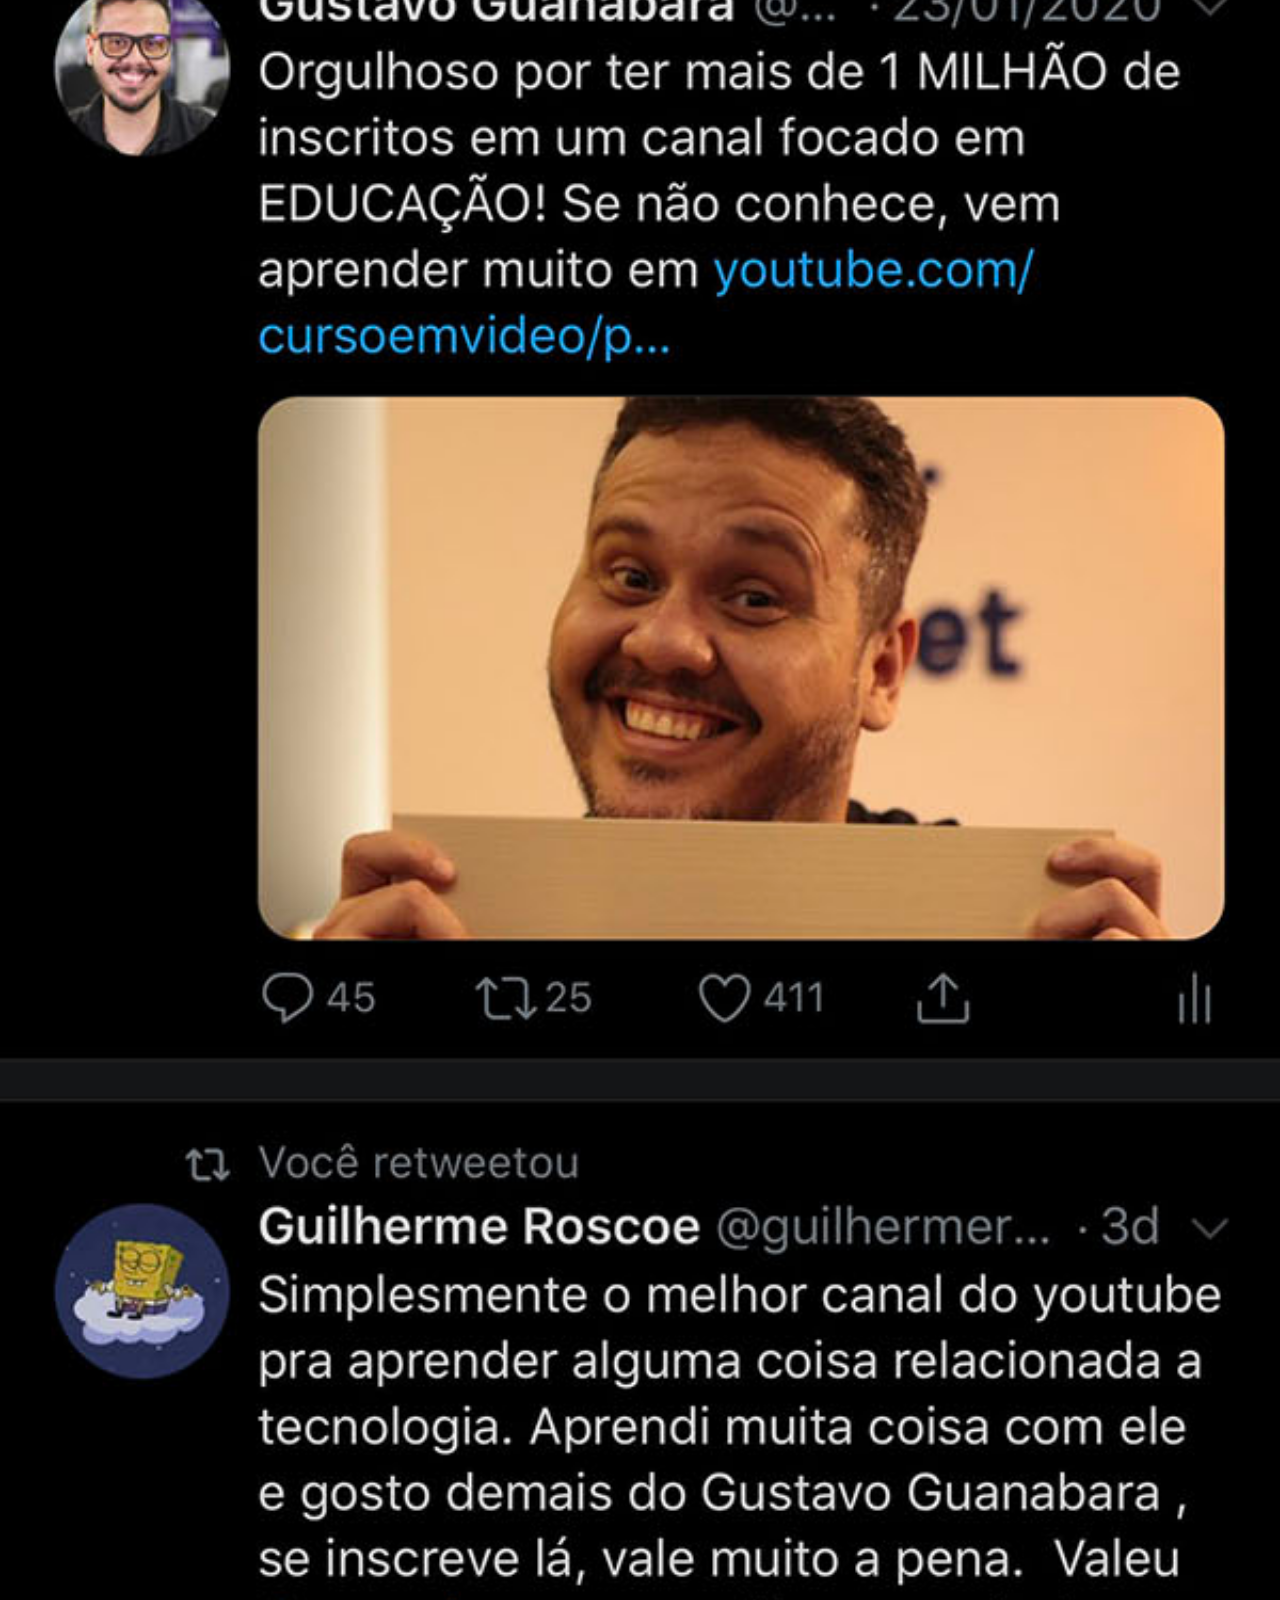
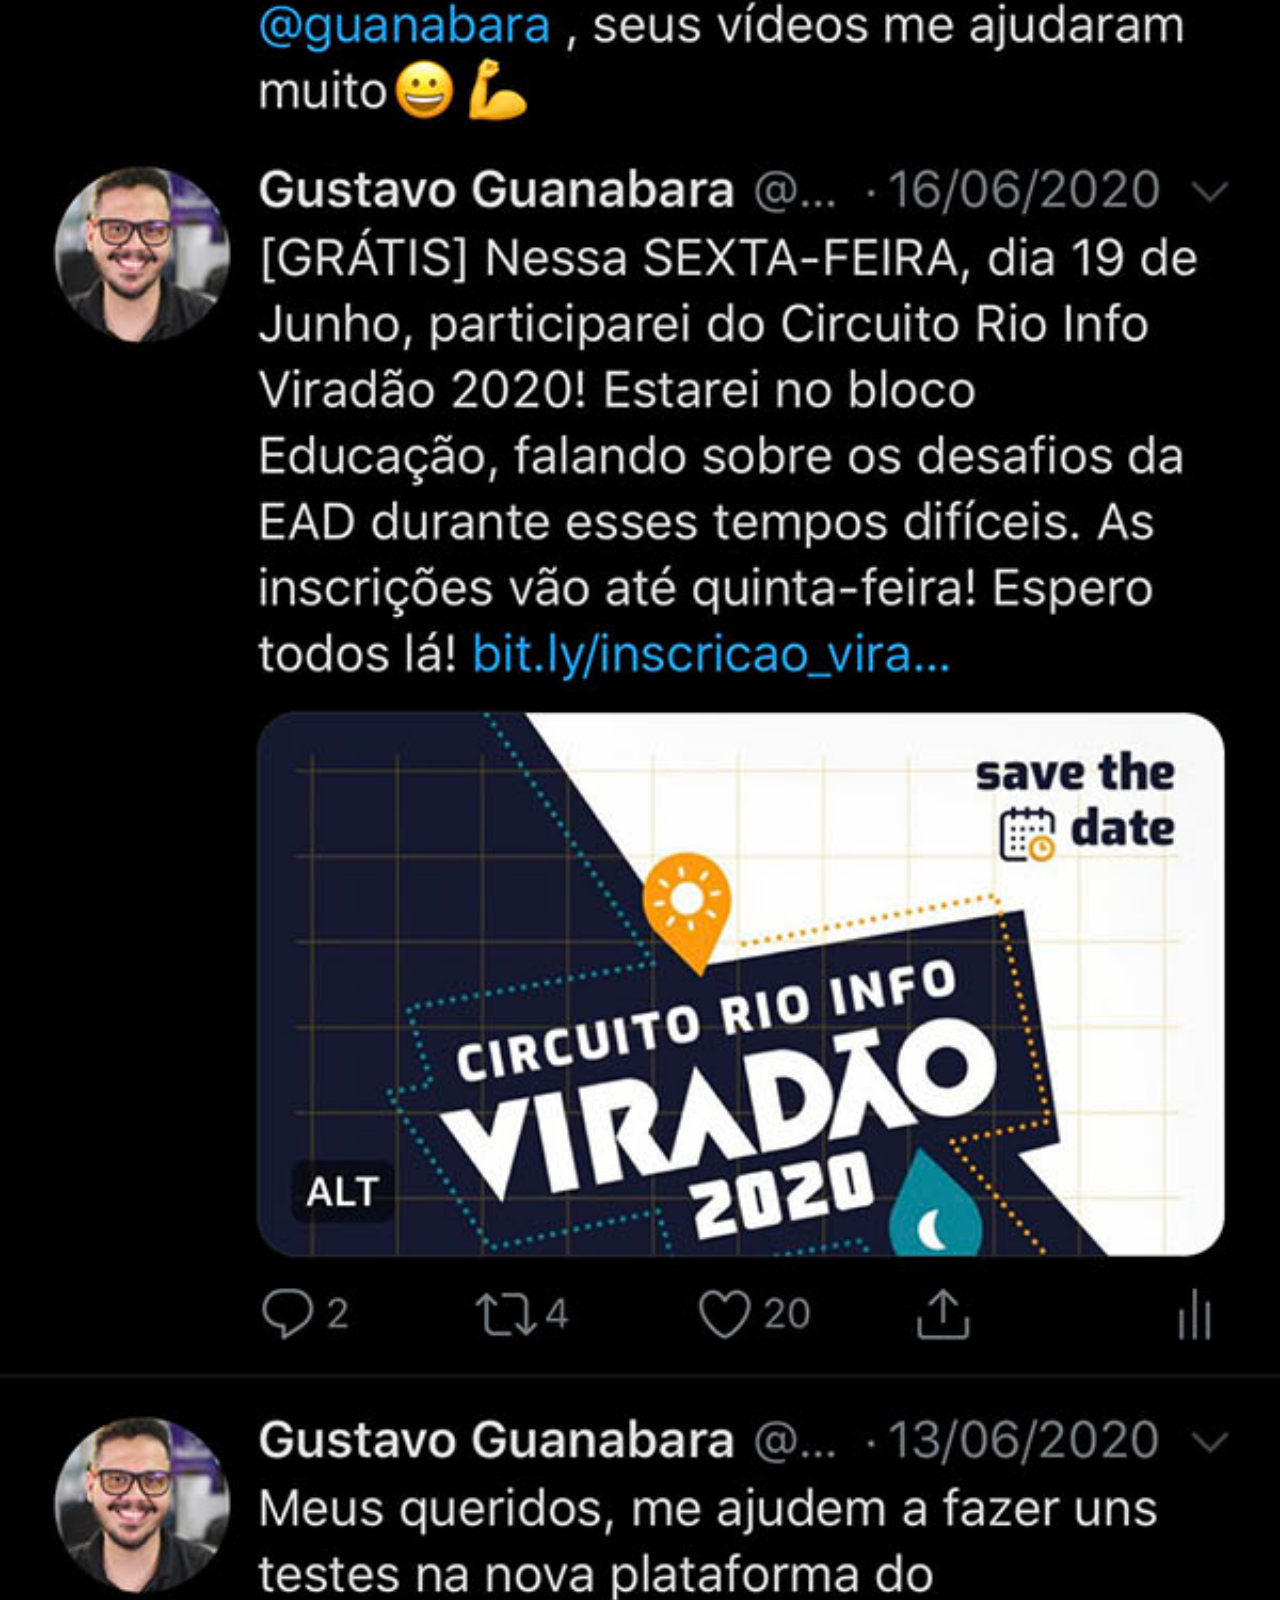
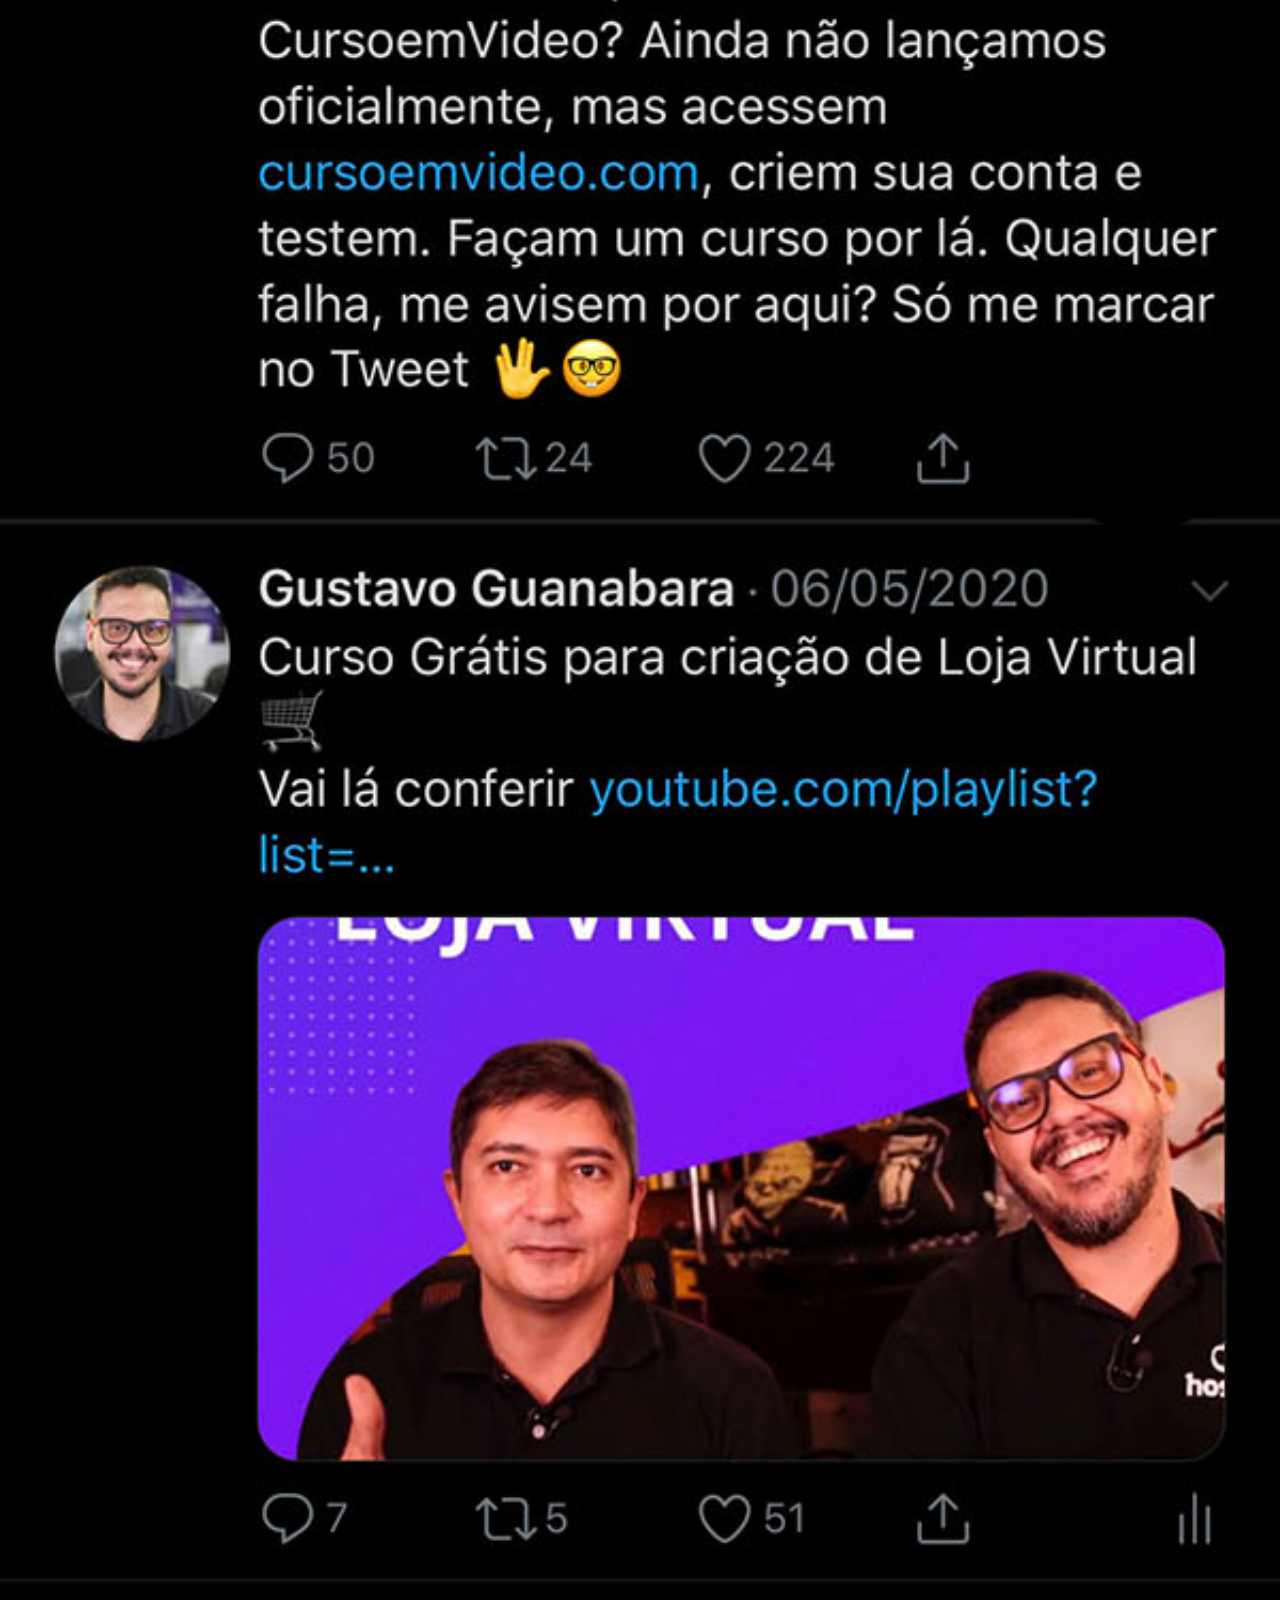
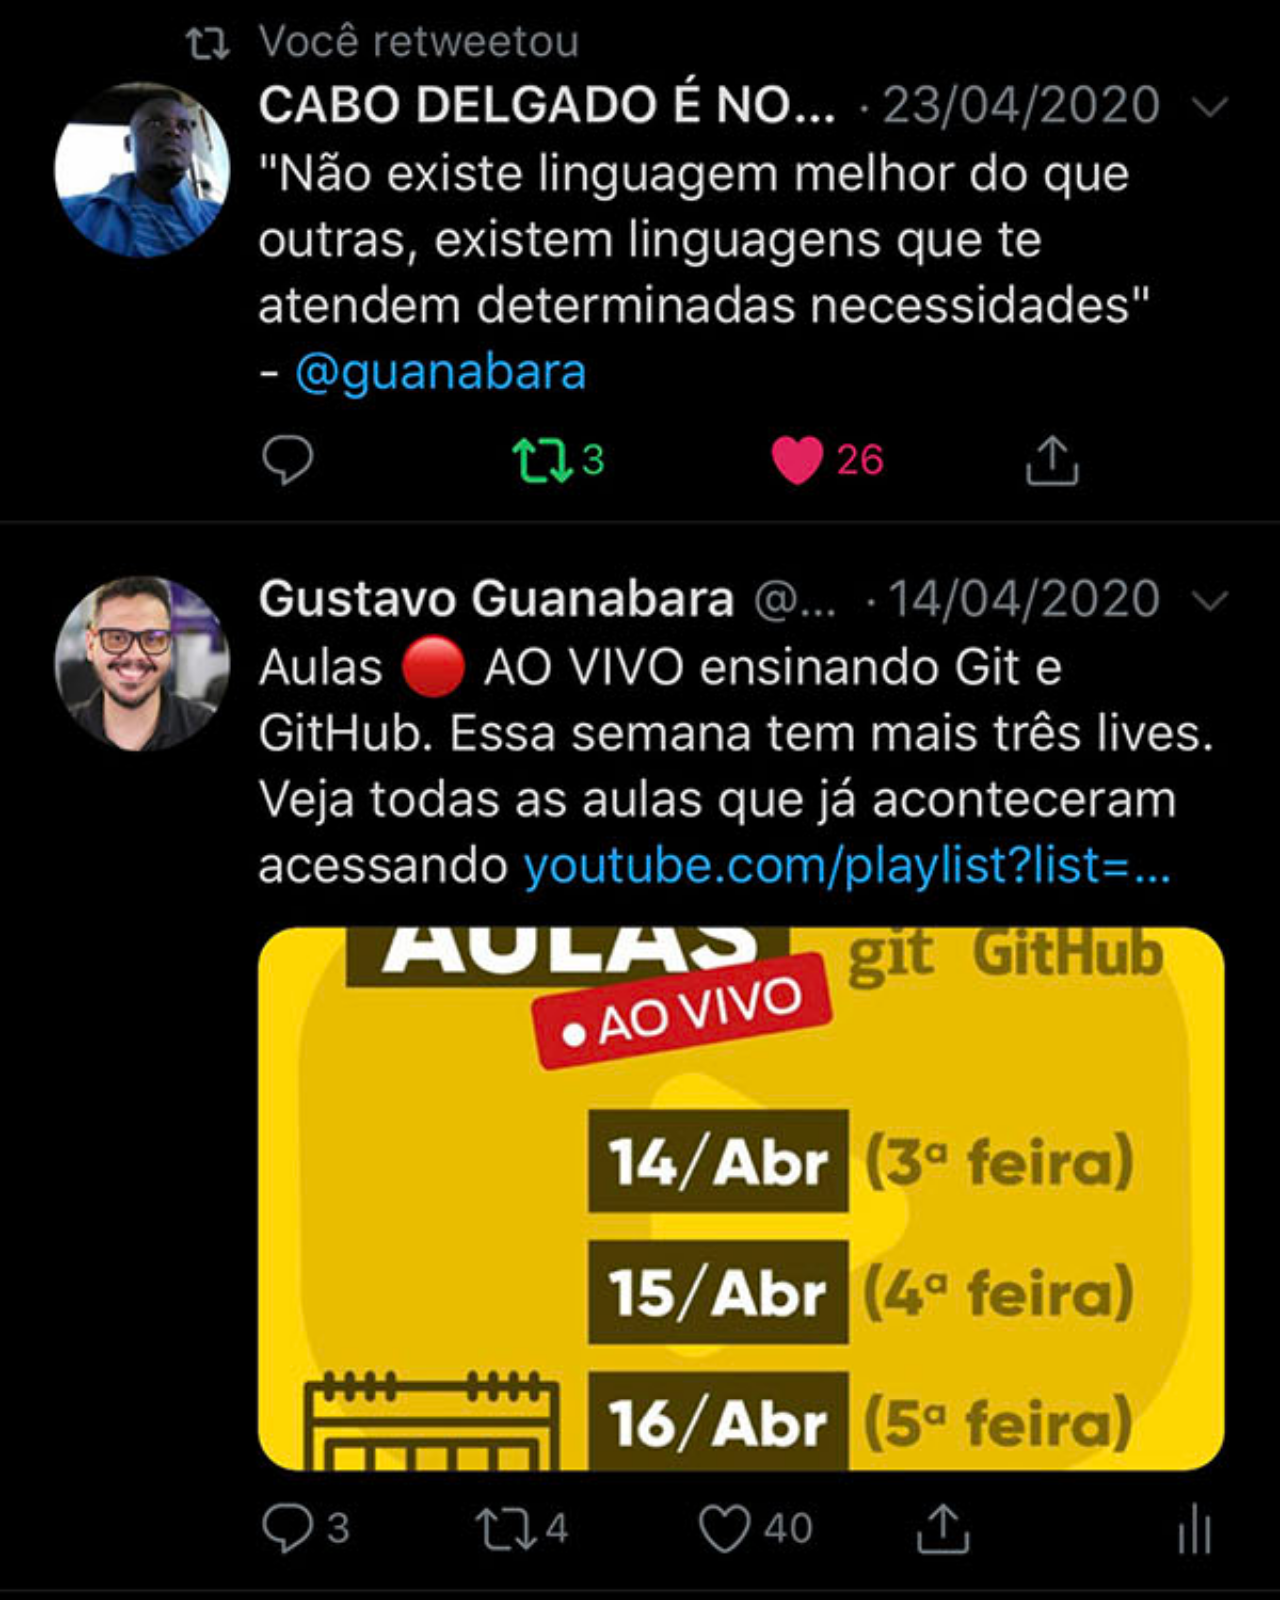
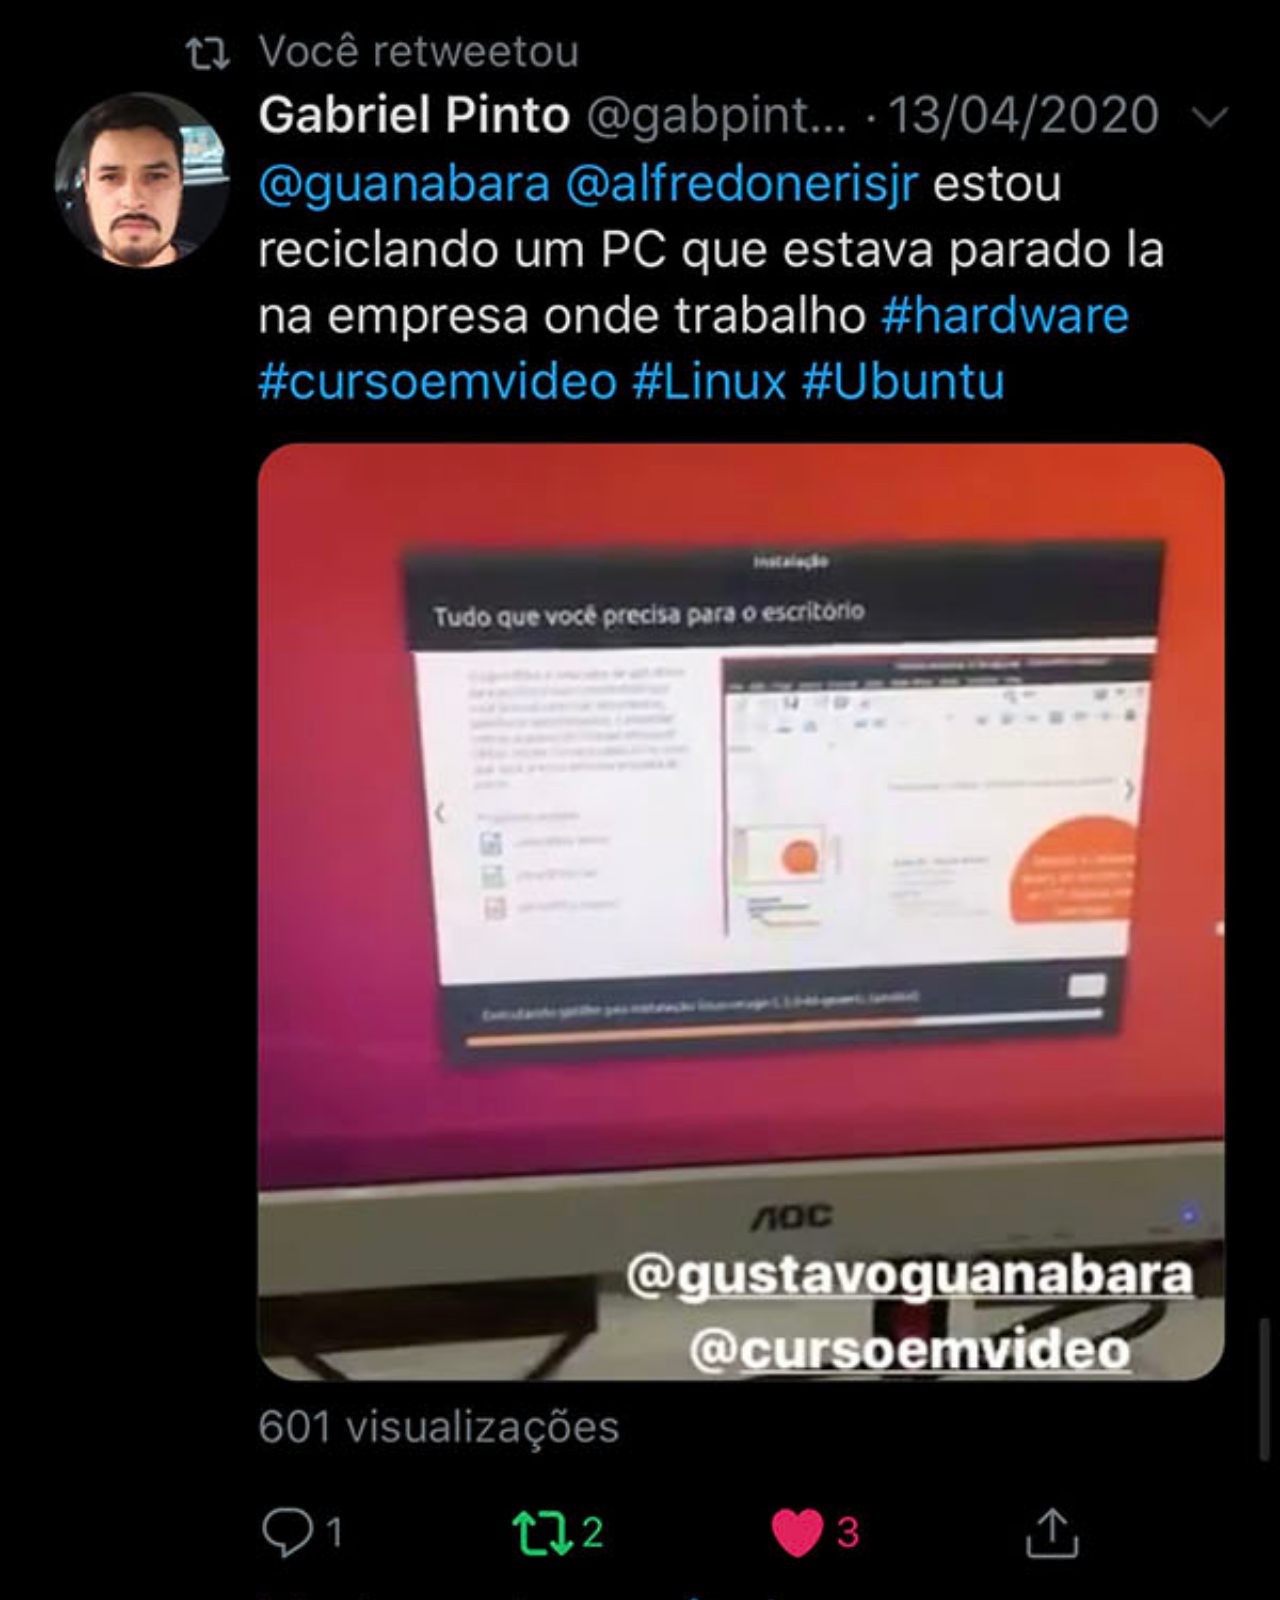
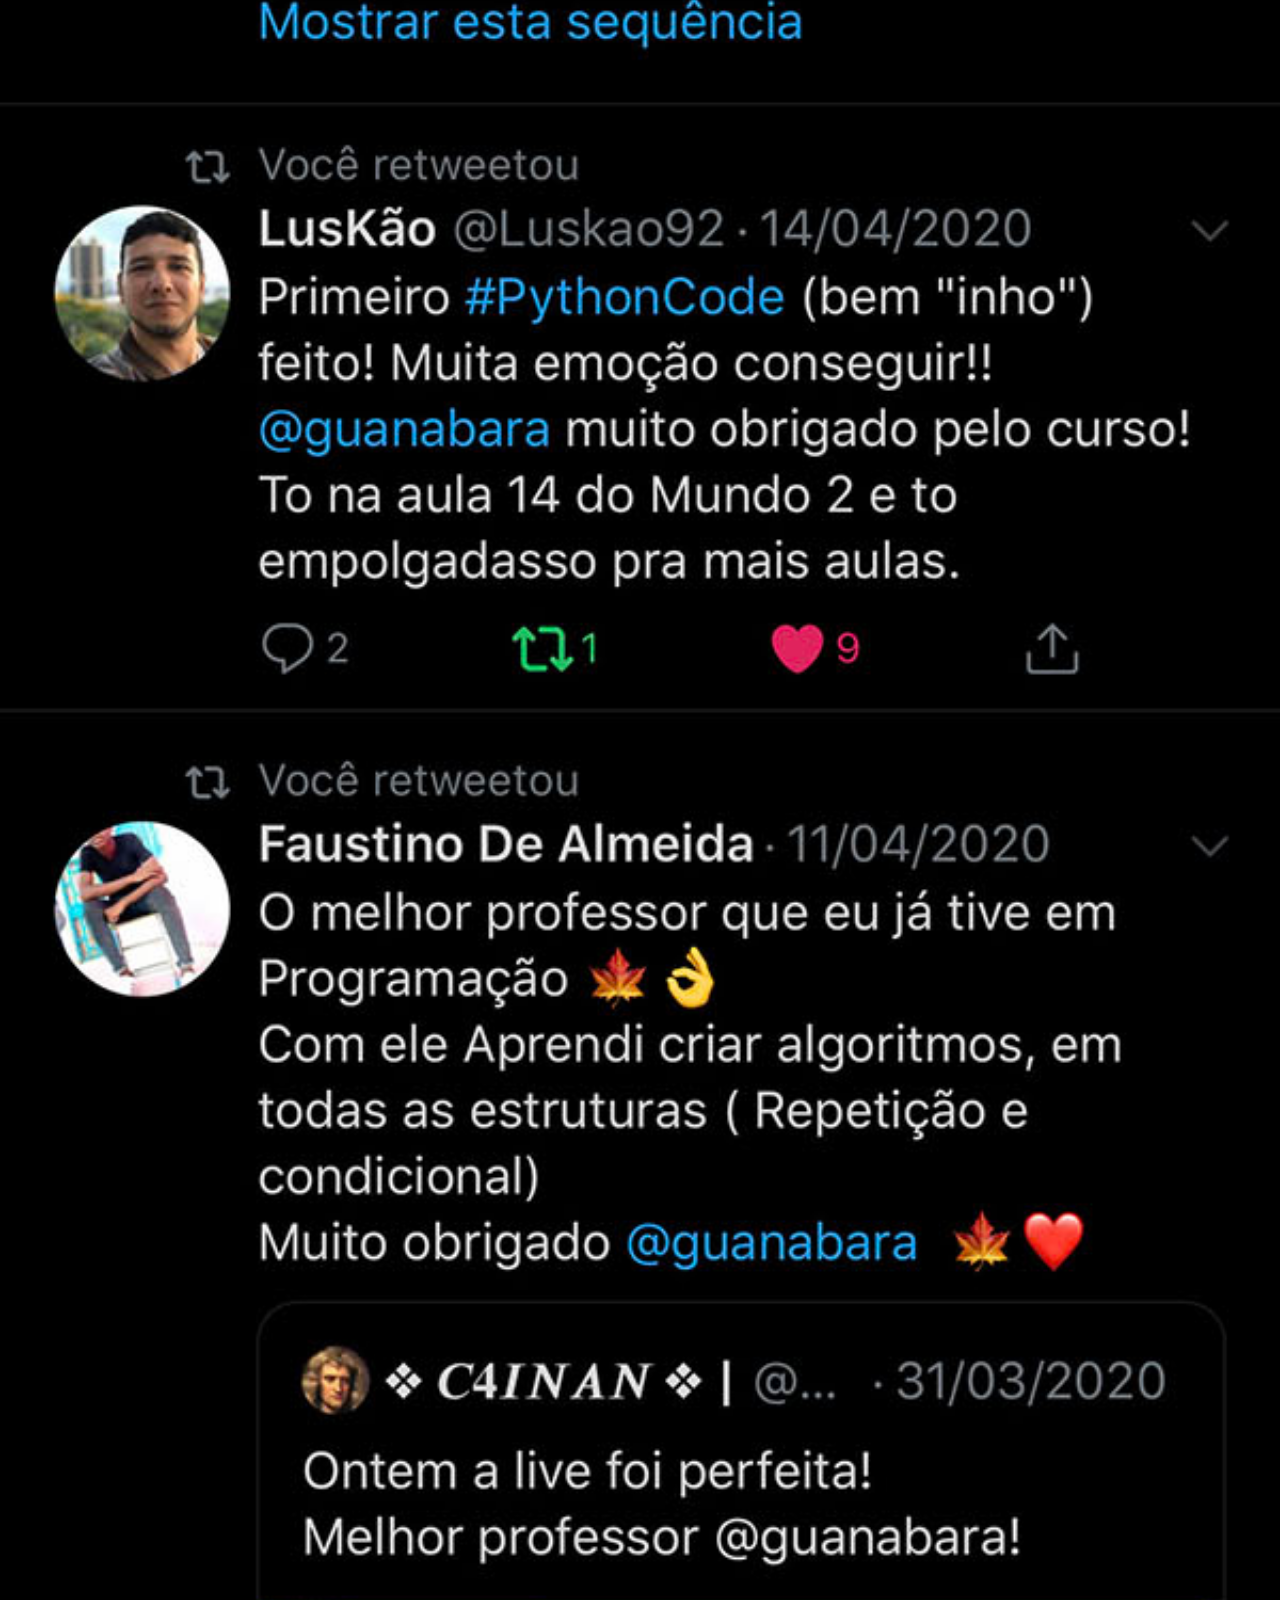
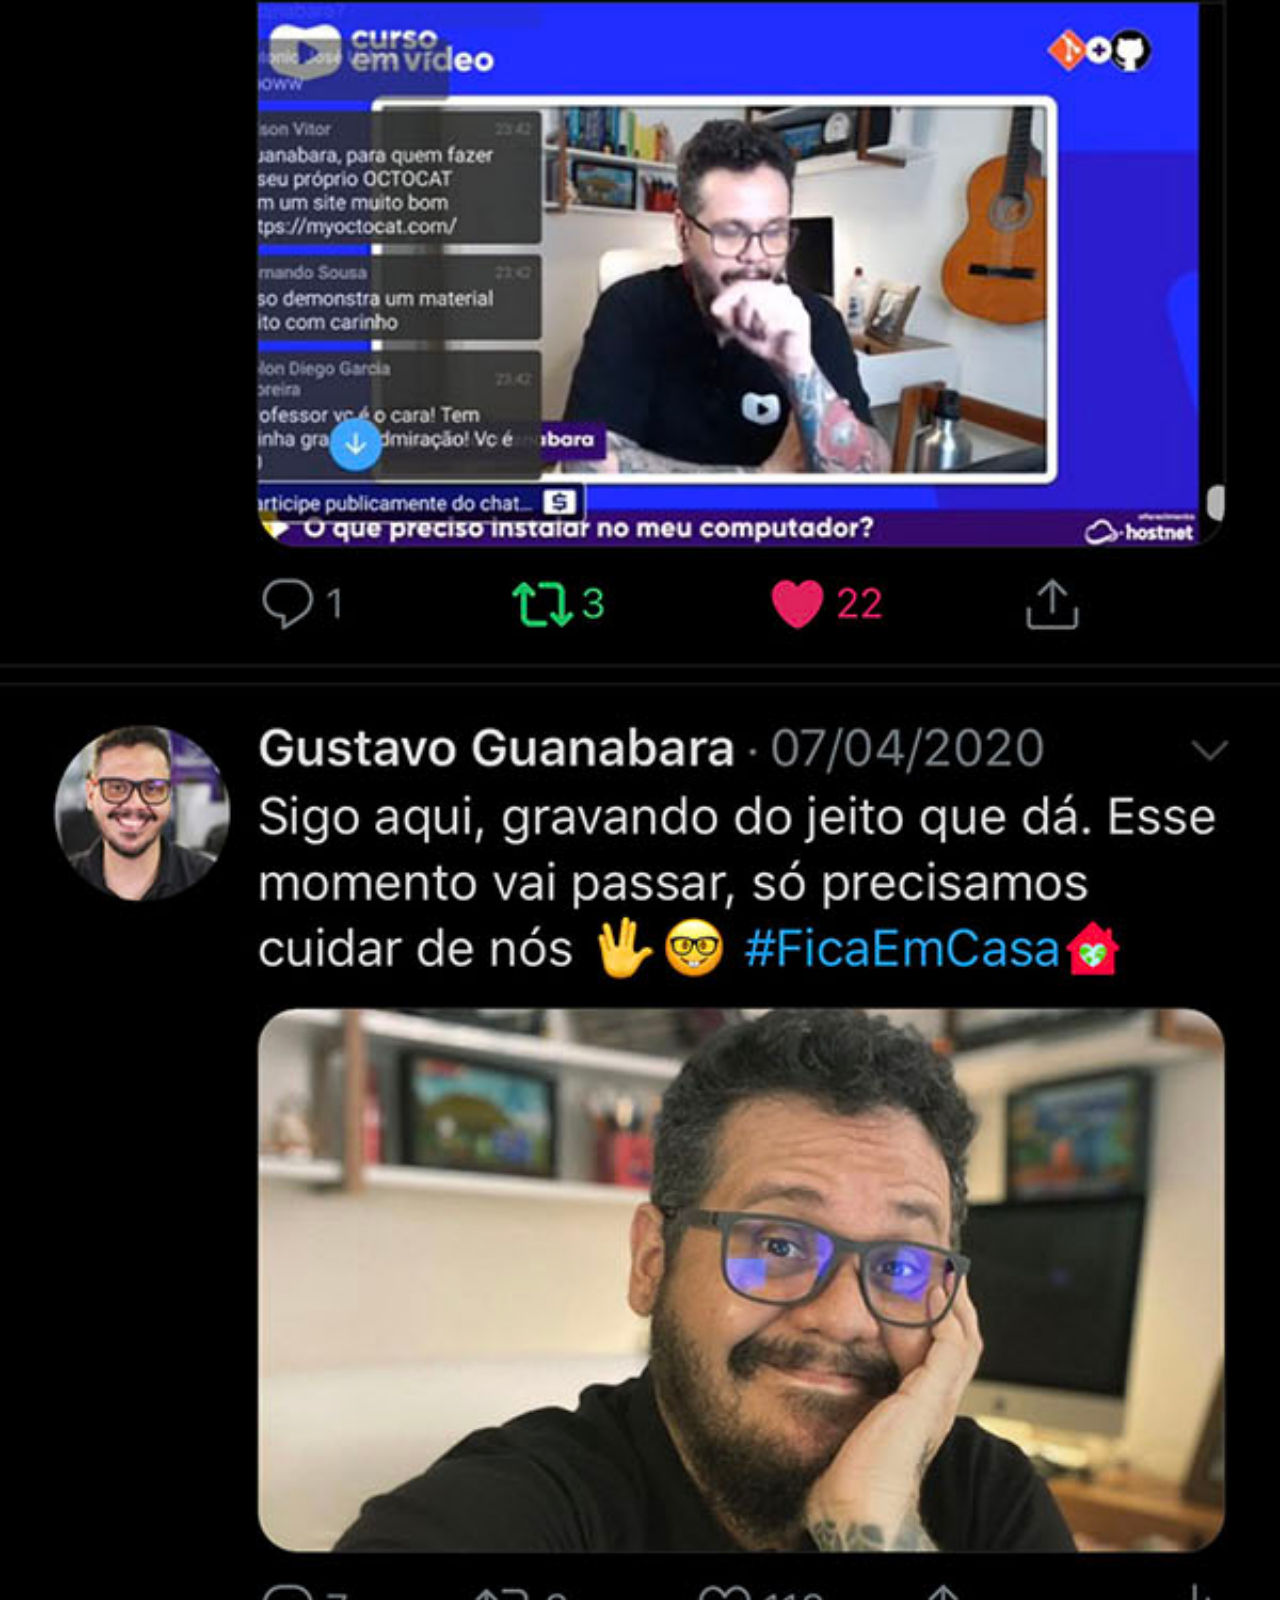
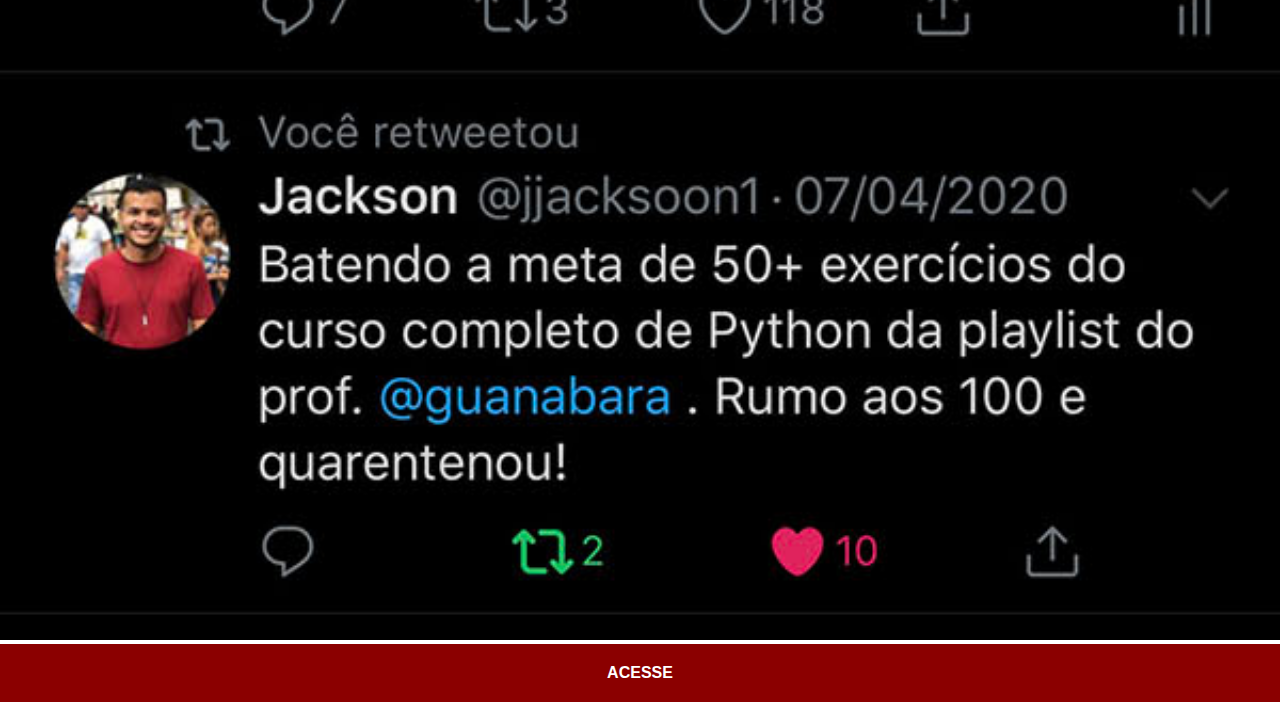
<file: twitter.html>
<!DOCTYPE html>
<html lang="pt-br">
<head>
    <meta charset="UTF-8">
    <meta name="viewport" content="width=device-width, initial-scale=1.0">
    <title>Twitter</title>
    <link rel="stylesheet" href="redes.css">
</head>
<body>
    <img src="imagens/tela-twitter.jpg" alt="twitter">
    <a href="https://twitter.com/guanabara" target="_blank">ACESSE</a>
</body>
</html>
</file>
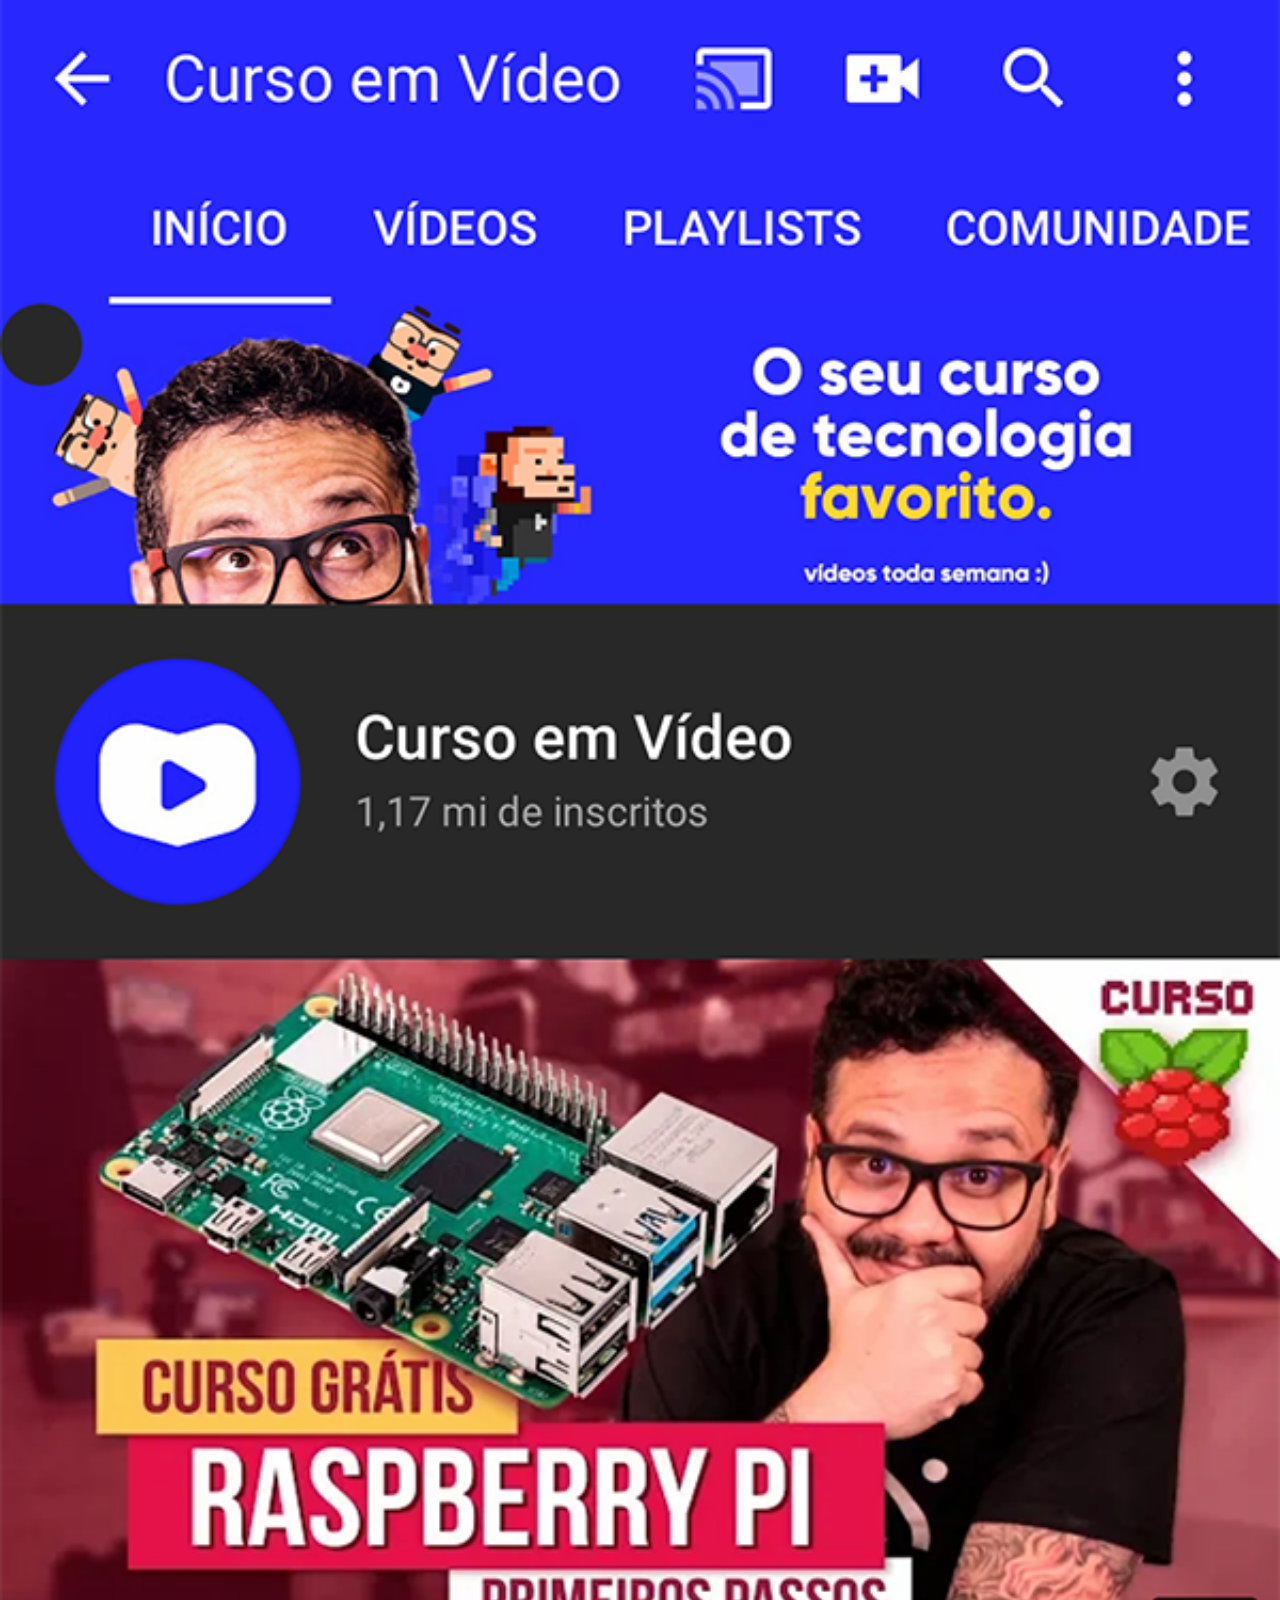
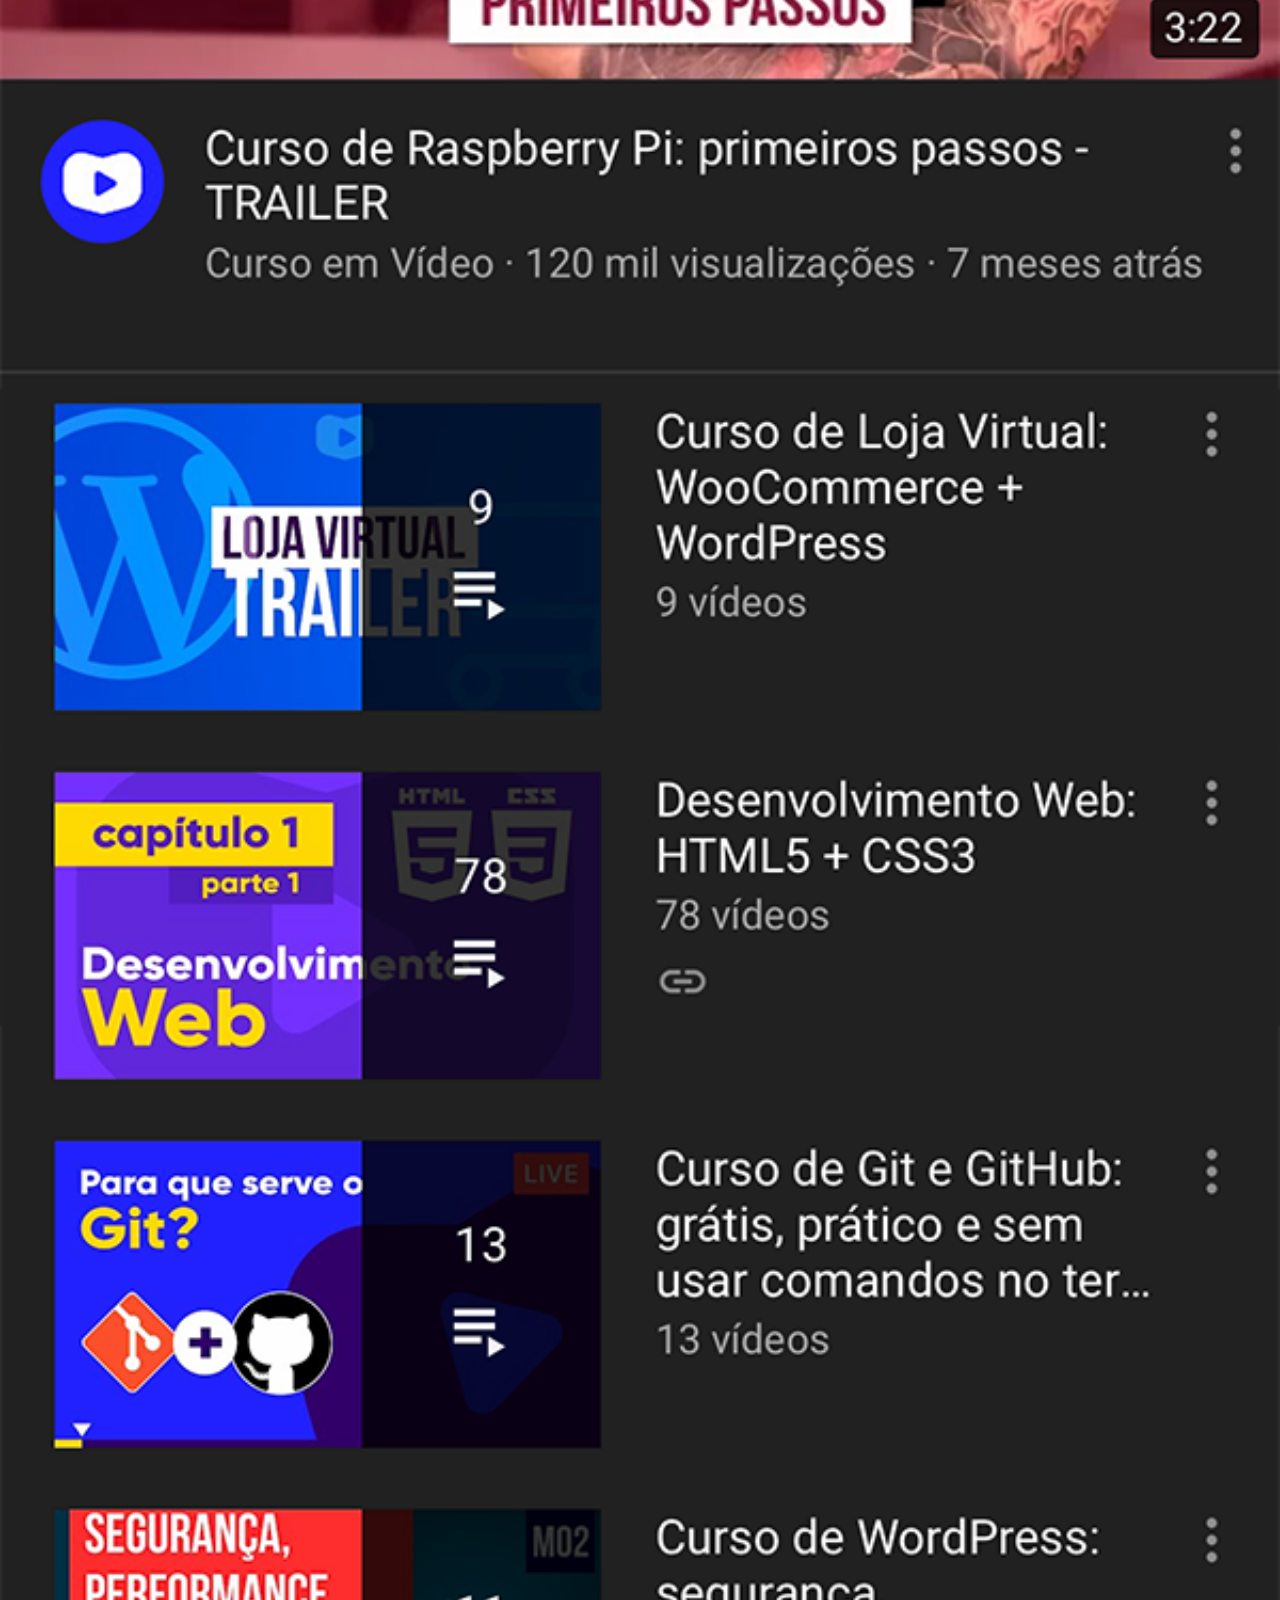
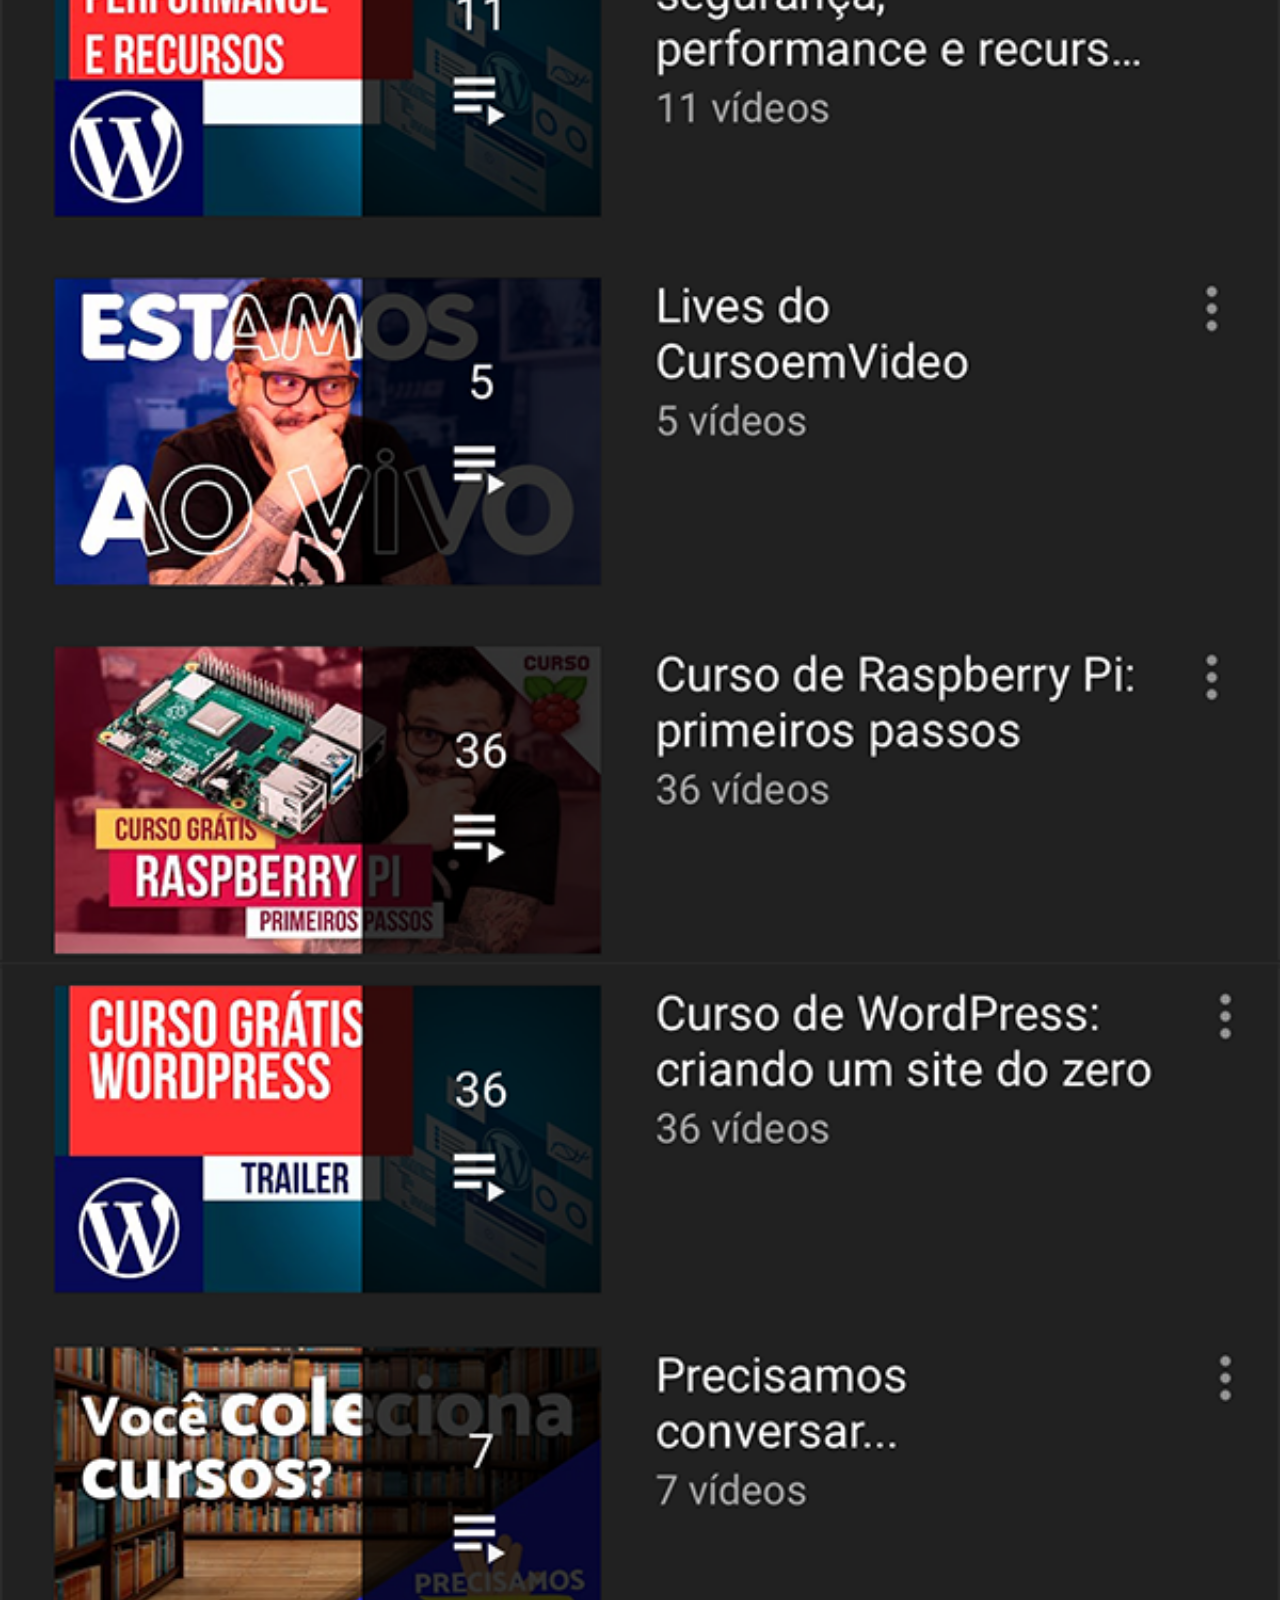
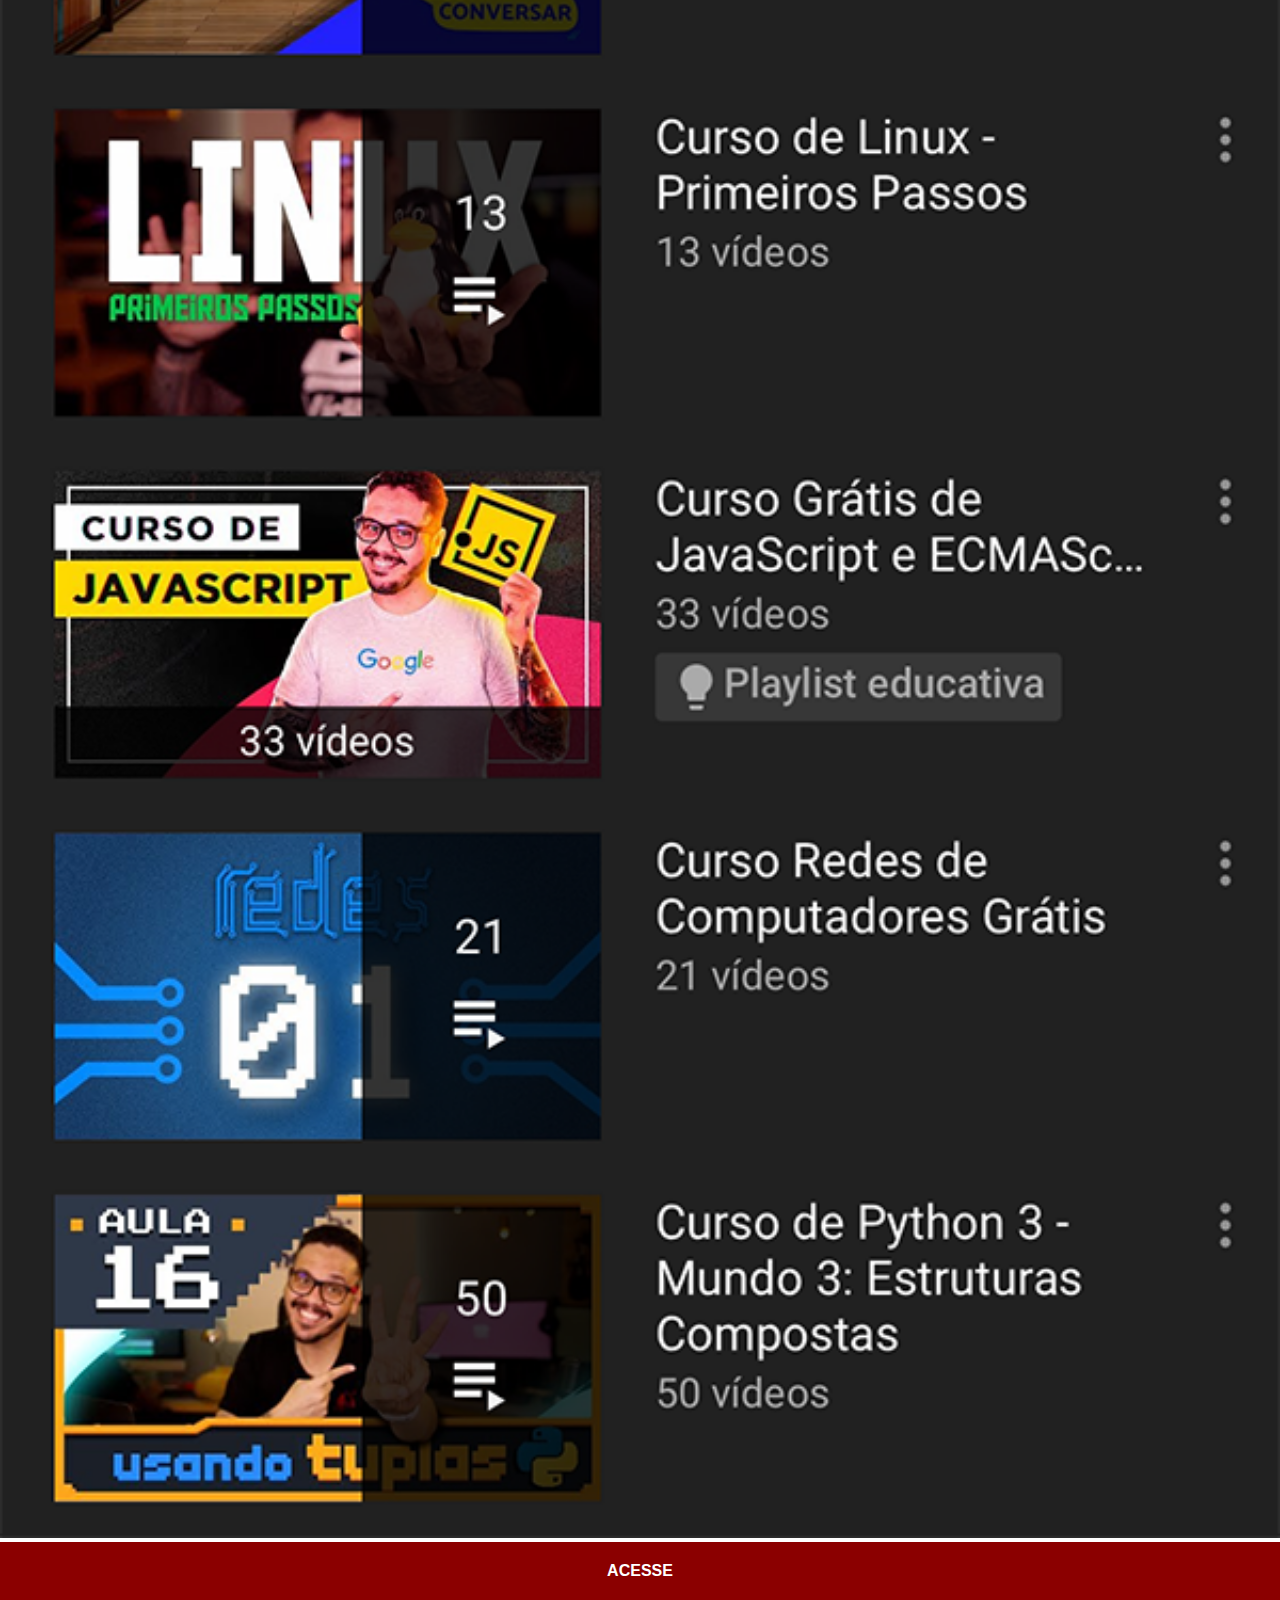
<file: youtube.html>
<!DOCTYPE html>
<html lang="pt-br">
<head>
    <meta charset="UTF-8">
    <meta name="viewport" content="width=device-width, initial-scale=1.0">
    <title>Youtube</title>
    <link rel="stylesheet" href="redes.css">
</head>

<body>
    <img src="imagens/tela-youtube.png" alt="youtube">
    <a href="https://www.youtube.com/cursoemvideo/playlists" target="_blank">ACESSE</a>

</body>
</html>
</file>
<file: estilos/style.css>
@charset "UTF-8";

* {
        margin: 0;
        padding: 0;
        font-family: Arial, Helvetica, sans-serif;
}

html, body {
    height: 100vh;
    width: 100vw;
    background-color: black;
}

body {
    background: url('../imagens/fundo-madeira.jpg') no-repeat top center;
    background-size: cover;
    background-attachment: fixed;
    
}

main {
    position: relative;
    height: 100vh;
}

section#telefone {
    position: absolute;
    top: 50%;
    left: 50%;
    transform: translate(-50%, -50%);

    height: 627px;
    width: 311px;
    background: url('../imagens/frame-iphone.png') no-repeat;
}

iframe#tela {
    position: relative;
    top: 80px;
    left: 22px;
    width: 267px;
    height: 471px;
}

section#redes {
    text-align: right;
}

section#redes img {
    width: 50px;
    margin: 10px;
    border-radius: 50%;
    box-shadow: 2px 2px 5px rgba(0, 0, 0, 0.397);
    box-sizing: border-box;
}

section#redes img:hover {
    border: 2px solid rgba(255, 255, 255, 0.612);
    transform: translate(-3px, -3px);
    box-shadow: 5px 5px 10px rgba(0, 0, 0, 0.598);
    transition: transform .3s, border 1s
}
</file>
<file: redes.css>
@charset "UTF-8";


* {
    margin: 0;
    padding: 0;
    font-family: Arial, Helvetica, sans-serif;
}

::-webkit-scrollbar {
    width: 0;
    height: 0;
}

img {
    width: 100vw;
}

a {
    display: block;
    background-color: darkred;
    color: white;
    padding: 20px;
    text-align: center;
    font-weight: bolder;
    text-decoration: none;
}

a:hover {
    background-color: red;
}
</file>
